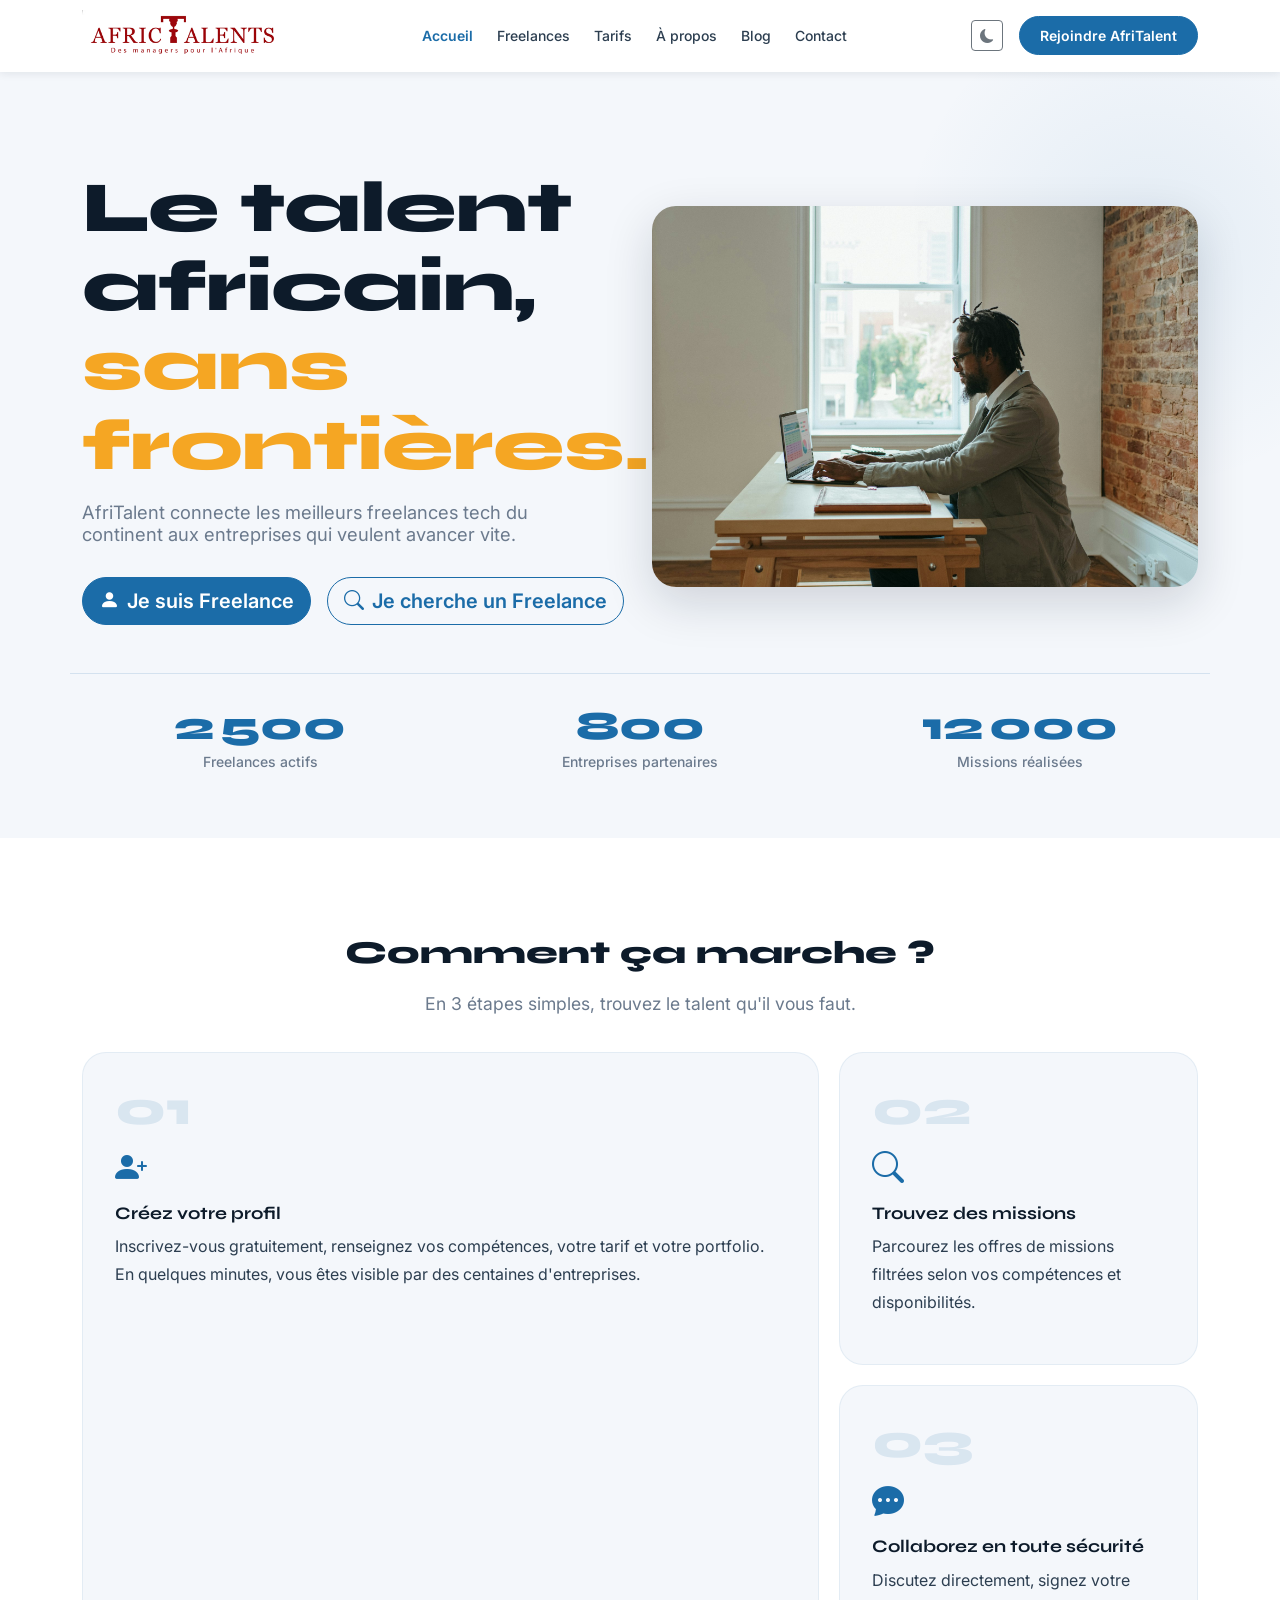
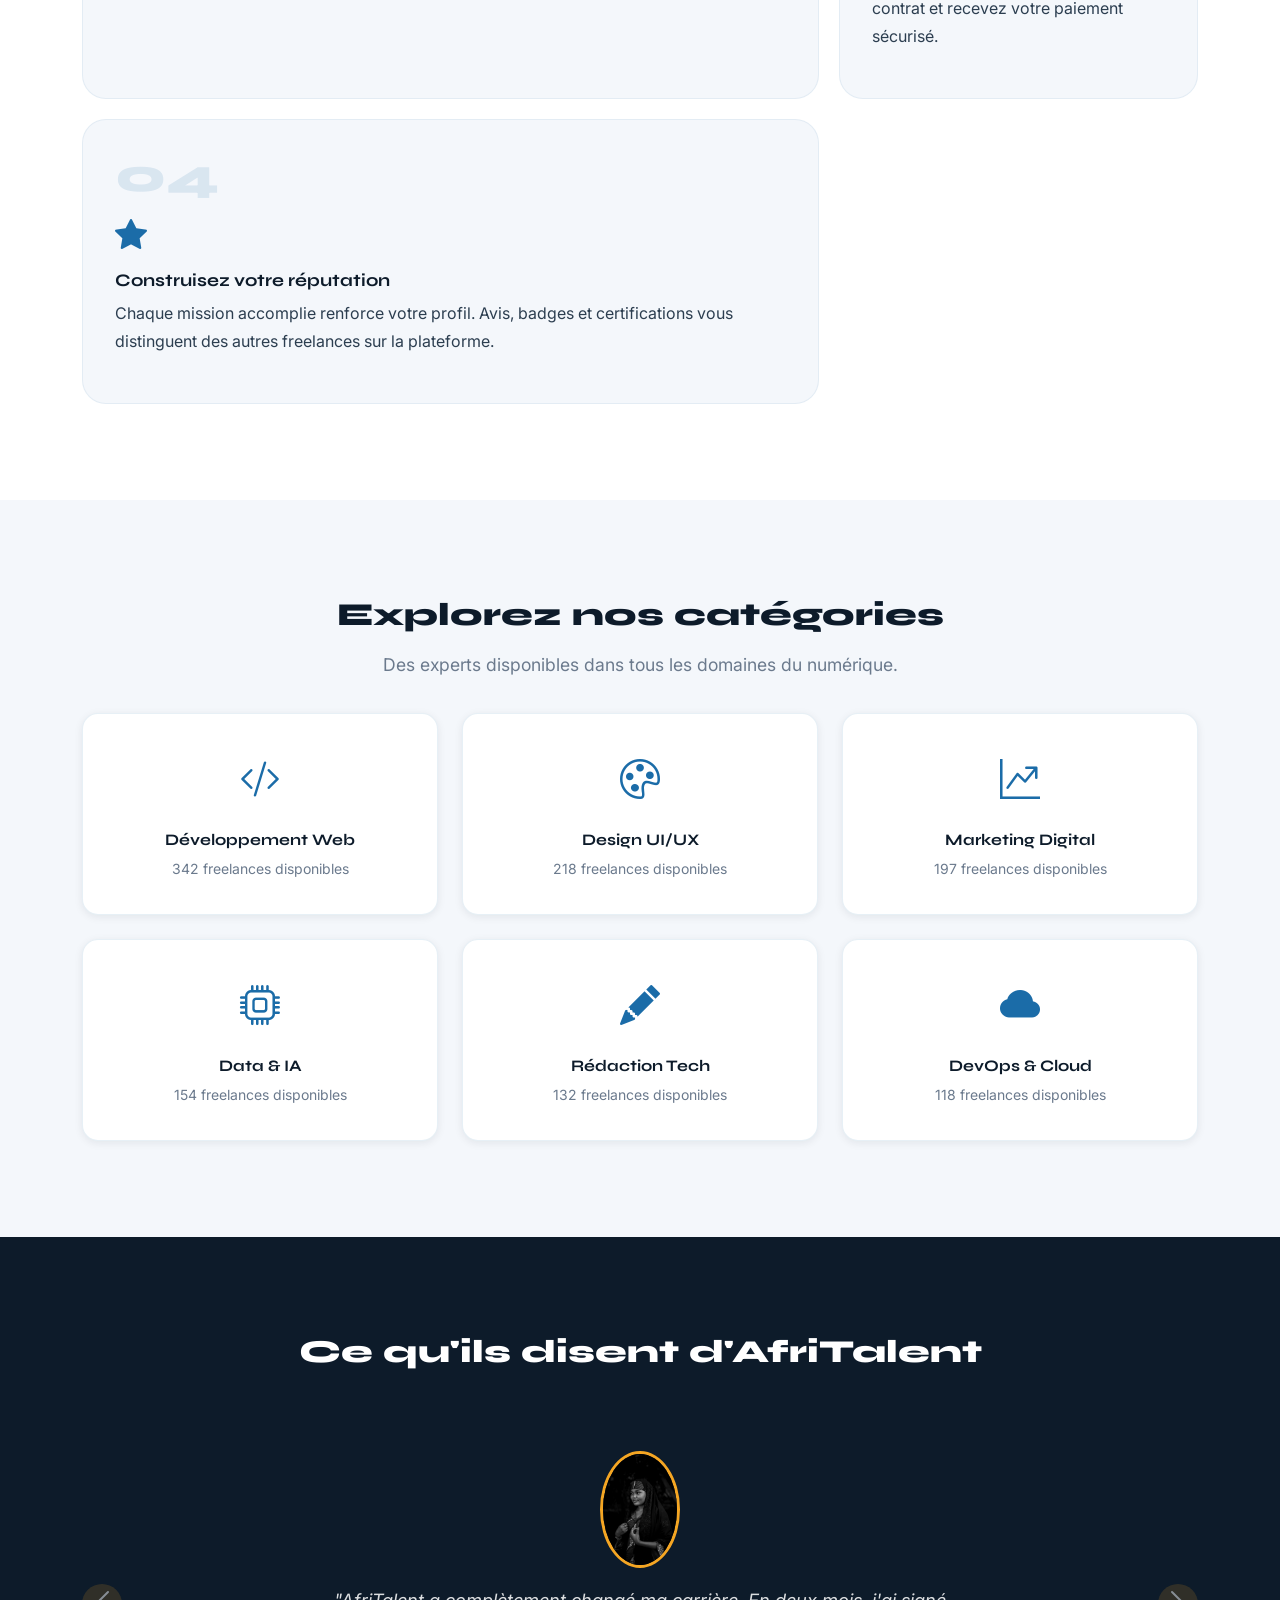
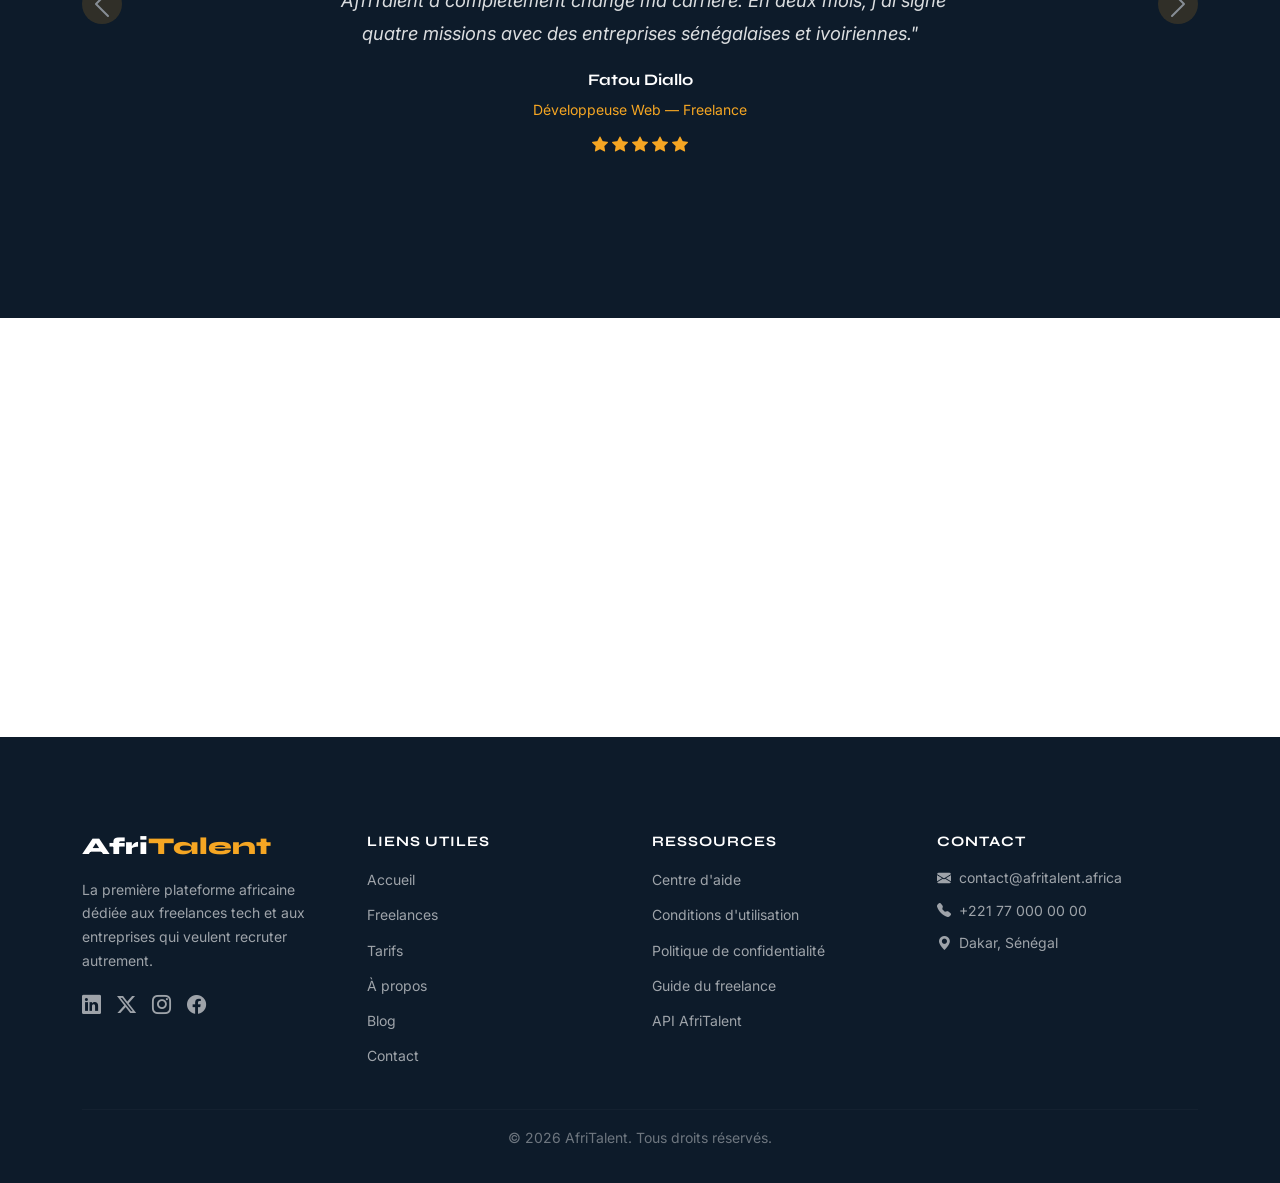
<file: index.html>
<!DOCTYPE html>
<html lang="fr">

<head>
    <meta charset="UTF-8">
    <meta name="viewport" content="width=device-width, initial-scale=1.0">
    <link href="https://cdn.jsdelivr.net/npm/bootstrap@5.3.0/dist/css/bootstrap.min.css" rel="stylesheet">
    <link rel="stylesheet" href="https://cdn.jsdelivr.net/npm/bootstrap-icons@1.11.3/font/bootstrap-icons.css" />
    <link rel="stylesheet" href="css/style.css">
    <title>Afritalent - Accueil</title>
</head>

<body>
    <!-- ===================== HEADER / NAVBAR ===================== -->
    <header>
        <nav class="navbar navbar-expand-lg fixed-top" id="mainNavbar" aria-label="Navigation principale">
            <div class="container">

                <!-- Logo -->
                <a class="navbar-brand" href="index.html" aria-label="AfriTalent - Accueil">
                    <img src="image/logo.png" alt="Logo" height="10" width="200">
                </a>

                <!-- Bouton hamburger mobile -->
                <button class="navbar-toggler" type="button" data-bs-toggle="collapse" data-bs-target="#navMenu"
                    aria-controls="navMenu" aria-expanded="false" aria-label="Ouvrir le menu">
                    <span class="navbar-toggler-icon"></span>
                </button>

                <!-- Liens de navigation -->
                <div class="collapse navbar-collapse" id="navMenu">
                    <ul class="navbar-nav mx-auto mb-2 mb-lg-0">
                        <li class="nav-item">
                            <a class="nav-link active" aria-current="page" href="index.html">Accueil</a>
                        </li>
                        <li class="nav-item">
                            <a class="nav-link" href="freelances.html">Freelances</a>
                        </li>
                        <li class="nav-item">
                            <a class="nav-link" href="tarifs.html">Tarifs</a>
                        </li>
                        <li class="nav-item">
                            <a class="nav-link" href="about.html">À propos</a>
                        </li>
                        <li class="nav-item">
                            <a class="nav-link" href="blog.html">Blog</a>
                        </li>
                        <li class="nav-item">
                            <a class="nav-link" href="contact.html">Contact</a>
                        </li>
                    </ul>

                    <!-- Boutons droite -->
                    <div class="d-flex align-items-center gap-3">
                        <!-- Toggle Dark Mode -->
                        <button id="darkModeToggle" class="btn btn-outline-secondary btn-sm"
                            aria-label="Activer le mode sombre">
                            <i class="bi bi-moon-fill" aria-hidden="true"></i>
                        </button>
                        <!-- CTA principal -->

                        <a href="freelances.html" class="btn btn-primary btn-cta">Rejoindre AfriTalent</a>
                    </div>
                </div>

            </div>
        </nav>
    </header>

    <!-- ===================== CONTENU PRINCIPAL ===================== -->
    <main>

        <!-- ===== SECTION HERO ===== -->
        <section class="section-hero" aria-labelledby="heroTitle">
            <div class="container">
                <div class="row align-items-center">

                    <!-- Texte hero -->
                    <div class="col-lg-6">
                        <h1 id="heroTitle" class="hero-title">
                            Le talent africain,<br />
                            <span class="hero-accent">sans frontières.</span>
                        </h1>
                        <h2 class="hero-subtitle">
                            AfriTalent connecte les meilleurs freelances tech du continent aux entreprises qui veulent
                            avancer vite.
                        </h2>
                        <div class="hero-cta d-flex flex-wrap gap-3">
                            <a href="freelances.html" class="btn btn-primary btn-lg">
                                <i class="bi bi-person-fill me-2"></i>Je suis Freelance
                            </a>
                            <a href="contact.html" class="btn btn-outline-primary btn-lg">
                                <i class="bi bi-search me-2"></i>Je cherche un Freelance
                            </a>
                        </div>
                    </div>

                    <!-- Illustration hero -->
                    <div class="col-lg-6 text-center mt-5 mt-lg-0">
                        <img src="image/trvlfreel.jfif"
                            alt="Illustration représentant des freelances africains connectés en réseau"
                            class="hero-image img-fluid" width="560" height="420" />
                    </div>

                </div>

                <!-- Statistiques animées -->
                <div class="row hero-stats mt-5">
                    <div class="col-4 text-center">
                        <p class="stat-chiffre" data-target="2500">0</p>
                        <p class="stat-label">Freelances actifs</p>
                    </div>
                    <div class="col-4 text-center">
                        <p class="stat-chiffre" data-target="800">0</p>
                        <p class="stat-label">Entreprises partenaires</p>
                    </div>
                    <div class="col-4 text-center">
                        <p class="stat-chiffre" data-target="12000">0</p>
                        <p class="stat-label">Missions réalisées</p>
                    </div>
                </div>

            </div>
        </section>

        <!-- ===== SECTION COMMENT ÇA MARCHE ===== -->
        <section class="section-how" aria-labelledby="howTitle">
            <div class="container">
                <h2 id="howTitle" class="section-title text-center">Comment ça marche ?</h2>
                <p class="section-subtitle text-center">En 3 étapes simples, trouvez le talent qu'il vous faut.</p>

                <!-- Bento Grid — disposition asymétrique avec CSS Grid -->
                <div class="bento-grid-how">

                    <article class="bento-card bento-card--large" aria-label="Étape 1">
                        <span class="step-number">01</span>
                        <i class="bi bi-person-plus-fill step-icon" aria-hidden="true"></i>
                        <h3 class="step-title">Créez votre profil</h3>
                        <p>Inscrivez-vous gratuitement, renseignez vos compétences, votre tarif et votre portfolio. En
                            quelques minutes, vous êtes visible par des centaines d'entreprises.</p>
                    </article>

                    <article class="bento-card" aria-label="Étape 2">
                        <span class="step-number">02</span>
                        <i class="bi bi-search step-icon" aria-hidden="true"></i>
                        <h3 class="step-title">Trouvez des missions</h3>
                        <p>Parcourez les offres de missions filtrées selon vos compétences et disponibilités.</p>
                    </article>

                    <article class="bento-card" aria-label="Étape 3">
                        <span class="step-number">03</span>
                        <i class="bi bi-chat-dots-fill step-icon" aria-hidden="true"></i>
                        <h3 class="step-title">Collaborez en toute sécurité</h3>
                        <p>Discutez directement, signez votre contrat et recevez votre paiement sécurisé.</p>
                    </article>

                    <article class="bento-card bento-card--wide" aria-label="Étape 4">
                        <span class="step-number">04</span>
                        <i class="bi bi-star-fill step-icon" aria-hidden="true"></i>
                        <h3 class="step-title">Construisez votre réputation</h3>
                        <p>Chaque mission accomplie renforce votre profil. Avis, badges et certifications vous
                            distinguent des autres freelances sur la plateforme.</p>
                    </article>

                </div>
            </div>
        </section>

        <!-- ===== SECTION CATÉGORIES DE SERVICES ===== -->
        <section class="section-categories" aria-labelledby="catTitle">
            <div class="container">
                <h2 id="catTitle" class="section-title text-center">Explorez nos catégories</h2>
                <p class="section-subtitle text-center">Des experts disponibles dans tous les domaines du numérique.</p>

                <div class="row g-4">

                    <div class="col-12 col-md-6 col-lg-4">
                        <article class="category-card">
                            <i class="bi bi-code-slash cat-icon" aria-hidden="true"></i>
                            <h3 class="cat-title">Développement Web</h3>
                            <p class="cat-count">342 freelances disponibles</p>
                        </article>
                    </div>

                    <div class="col-12 col-md-6 col-lg-4">
                        <article class="category-card">
                            <i class="bi bi-palette cat-icon" aria-hidden="true"></i>
                            <h3 class="cat-title">Design UI/UX</h3>
                            <p class="cat-count">218 freelances disponibles</p>
                        </article>
                    </div>

                    <div class="col-12 col-md-6 col-lg-4">
                        <article class="category-card">
                            <i class="bi bi-graph-up-arrow cat-icon" aria-hidden="true"></i>
                            <h3 class="cat-title">Marketing Digital</h3>
                            <p class="cat-count">197 freelances disponibles</p>
                        </article>
                    </div>

                    <div class="col-12 col-md-6 col-lg-4">
                        <article class="category-card">
                            <i class="bi bi-cpu cat-icon" aria-hidden="true"></i>
                            <h3 class="cat-title">Data & IA</h3>
                            <p class="cat-count">154 freelances disponibles</p>
                        </article>
                    </div>

                    <div class="col-12 col-md-6 col-lg-4">
                        <article class="category-card">
                            <i class="bi bi-pencil-fill cat-icon" aria-hidden="true"></i>
                            <h3 class="cat-title">Rédaction Tech</h3>
                            <p class="cat-count">132 freelances disponibles</p>
                        </article>
                    </div>

                    <div class="col-12 col-md-6 col-lg-4">
                        <article class="category-card">
                            <i class="bi bi-cloud-fill cat-icon" aria-hidden="true"></i>
                            <h3 class="cat-title">DevOps & Cloud</h3>
                            <p class="cat-count">118 freelances disponibles</p>
                        </article>
                    </div>

                </div>
            </div>
        </section>

        <!-- ===== SECTION TÉMOIGNAGES (CAROUSEL BOOTSTRAP) ===== -->
        <section class="section-testimonials" aria-labelledby="testTitle">
            <div class="container">
                <h2 id="testTitle" class="section-title text-center">Ce qu'ils disent d'AfriTalent</h2>

                <div id="testimonialCarousel" class="carousel slide" data-bs-ride="carousel"
                    aria-label="Carousel de témoignages">
                    <div class="carousel-inner">

                        <!-- Témoignage 1 -->
                        <div class="carousel-item active">
                            <div class="testimonial-card text-center">
                                <img src="image/fmcmt1.jpg" alt="Photo de Fatou Diallo, développeuse web freelance"
                                    class="testimonial-avatar" width="80" height="80" />
                                <blockquote class="testimonial-quote">
                                    "AfriTalent a complètement changé ma carrière. En deux mois, j'ai signé quatre
                                    missions avec des entreprises sénégalaises et ivoiriennes."
                                </blockquote>
                                <p class="testimonial-name">Fatou Diallo</p>
                                <p class="testimonial-role">Développeuse Web — Freelance</p>
                                <div class="testimonial-stars" aria-label="Note : 5 étoiles sur 5">
                                    <i class="bi bi-star-fill" aria-hidden="true"></i>
                                    <i class="bi bi-star-fill" aria-hidden="true"></i>
                                    <i class="bi bi-star-fill" aria-hidden="true"></i>
                                    <i class="bi bi-star-fill" aria-hidden="true"></i>
                                    <i class="bi bi-star-fill" aria-hidden="true"></i>
                                </div>
                            </div>
                        </div>

                        <!-- Témoignage 2 -->
                        <div class="carousel-item">
                            <div class="testimonial-card text-center">
                                <img src="image/hmcmt1.jpg" alt="Photo de Kwame Asante, directeur technique"
                                    class="testimonial-avatar" width="80" height="80" />
                                <blockquote class="testimonial-quote">
                                    "Nous avons trouvé un développeur React senior en moins de 48 heures. La qualité des
                                    profils disponibles sur AfriTalent est impressionnante."
                                </blockquote>
                                <p class="testimonial-name">Kwame Asante</p>
                                <p class="testimonial-role">Directeur Technique — TechCorp Accra</p>
                                <div class="testimonial-stars" aria-label="Note : 5 étoiles sur 5">
                                    <i class="bi bi-star-fill" aria-hidden="true"></i>
                                    <i class="bi bi-star-fill" aria-hidden="true"></i>
                                    <i class="bi bi-star-fill" aria-hidden="true"></i>
                                    <i class="bi bi-star-fill" aria-hidden="true"></i>
                                    <i class="bi bi-star-fill" aria-hidden="true"></i>
                                </div>
                            </div>
                        </div>

                        <!-- Témoignage 3 -->
                        <div class="carousel-item">
                            <div class="testimonial-card text-center">
                                <img src="image/fmcmt2.jpg" alt="Photo de Amina Bah, designer UI/UX freelance"
                                    class="testimonial-avatar" width="80" height="80" />
                                <blockquote class="testimonial-quote">
                                    "La plateforme est intuitive, les paiements sont sécurisés et le support client
                                    répond toujours en moins d'une heure. Je recommande à 100 %."
                                </blockquote>
                                <p class="testimonial-name">Amina Bah</p>
                                <p class="testimonial-role">Designer UI/UX — Freelance</p>
                                <div class="testimonial-stars" aria-label="Note : 4 étoiles sur 5">
                                    <i class="bi bi-star-fill" aria-hidden="true"></i>
                                    <i class="bi bi-star-fill" aria-hidden="true"></i>
                                    <i class="bi bi-star-fill" aria-hidden="true"></i>
                                    <i class="bi bi-star-fill" aria-hidden="true"></i>
                                    <i class="bi bi-star-half" aria-hidden="true"></i>
                                </div>
                            </div>
                        </div>

                    </div>

                    <!-- Contrôles du carousel -->
                    <button class="carousel-control-prev" type="button" data-bs-target="#testimonialCarousel"
                        data-bs-slide="prev" aria-label="Témoignage précédent">
                        <span class="carousel-control-prev-icon" aria-hidden="true"></span>
                    </button>
                    <button class="carousel-control-next" type="button" data-bs-target="#testimonialCarousel"
                        data-bs-slide="next" aria-label="Témoignage suivant">
                        <span class="carousel-control-next-icon" aria-hidden="true"></span>
                    </button>
                </div>

            </div>
        </section>

        <!-- ===== SECTION CTA ===== -->
        <section class="section-cta" aria-labelledby="ctaTitle">
            <div class="container text-center">
                <h2 id="ctaTitle" class="cta-title">Prêt à rejoindre la communauté AfriTalent ?</h2>
                <p class="cta-subtitle">Des milliers de freelances et d'entreprises vous attendent déjà.</p>
                <a href="contact.html" class="btn btn-light btn-lg">
                    <i class="bi bi-rocket-fill me-2"></i>Commencer gratuitement
                </a>
            </div>
        </section>

    </main>

    <!-- ===================== FOOTER ===================== -->
    <footer class="site-footer" aria-label="Pied de page">
        <div class="container">
            <div class="row g-4">

                <!-- Colonne 1 : À propos -->
                <div class="col-12 col-md-6 col-lg-3">
                    <h3 class="footer-brand">Afri<span class="logo-accent">Talent</span></h3>
                    <p class="footer-desc">La première plateforme africaine dédiée aux freelances tech et aux
                        entreprises qui veulent recruter autrement.</p>
                    <div class="footer-social d-flex gap-3 mt-3">
                        <a href="#" aria-label="AfriTalent sur LinkedIn"><i class="bi bi-linkedin"
                                aria-hidden="true"></i></a>
                        <a href="#" aria-label="AfriTalent sur Twitter"><i class="bi bi-twitter-x"
                                aria-hidden="true"></i></a>
                        <a href="#" aria-label="AfriTalent sur Instagram"><i class="bi bi-instagram"
                                aria-hidden="true"></i></a>
                        <a href="#" aria-label="AfriTalent sur Facebook"><i class="bi bi-facebook"
                                aria-hidden="true"></i></a>
                    </div>
                </div>

                <!-- Colonne 2 : Liens utiles -->
                <div class="col-12 col-md-6 col-lg-3">
                    <h4 class="footer-heading">Liens utiles</h4>
                    <ul class="footer-links list-unstyled">
                        <li><a href="index.html">Accueil</a></li>
                        <li><a href="freelances.html">Freelances</a></li>
                        <li><a href="tarifs.html">Tarifs</a></li>
                        <li><a href="about.html">À propos</a></li>
                        <li><a href="blog.html">Blog</a></li>
                        <li><a href="contact.html">Contact</a></li>
                    </ul>
                </div>

                <!-- Colonne 3 : Ressources -->
                <div class="col-12 col-md-6 col-lg-3">
                    <h4 class="footer-heading">Ressources</h4>
                    <ul class="footer-links list-unstyled">
                        <li><a href="#">Centre d'aide</a></li>
                        <li><a href="#">Conditions d'utilisation</a></li>
                        <li><a href="#">Politique de confidentialité</a></li>
                        <li><a href="#">Guide du freelance</a></li>
                        <li><a href="#">API AfriTalent</a></li>
                    </ul>
                </div>

                <!-- Colonne 4 : Contact -->
                <div class="col-12 col-md-6 col-lg-3">
                    <h4 class="footer-heading">Contact</h4>
                    <address class="footer-contact">
                        <p><i class="bi bi-envelope-fill me-2" aria-hidden="true"></i>contact@afritalent.africa</p>
                        <p><i class="bi bi-telephone-fill me-2" aria-hidden="true"></i>+221 77 000 00 00</p>
                        <p><i class="bi bi-geo-alt-fill me-2" aria-hidden="true"></i>Dakar, Sénégal</p>
                    </address>
                </div>

            </div>

            <!-- Ligne de copyright -->
            <hr class="footer-divider" />
            <p class="footer-copy text-center">
                &copy; 2026 AfriTalent. Tous droits réservés.
            </p>

        </div>
    </footer>
    <!-- Bouton retour en haut -->
    <button id="backToTop" class="btn btn-primary" aria-label="Retour en haut de la page">
        <i class="bi bi-arrow-up" aria-hidden="true"></i>
    </button>






    <script src="https://cdn.jsdelivr.net/npm/bootstrap@5.3.0/dist/js/bootstrap.bundle.min.js"></script>
    <script src="js/main.js"></script>
</body>

</html>
</file>
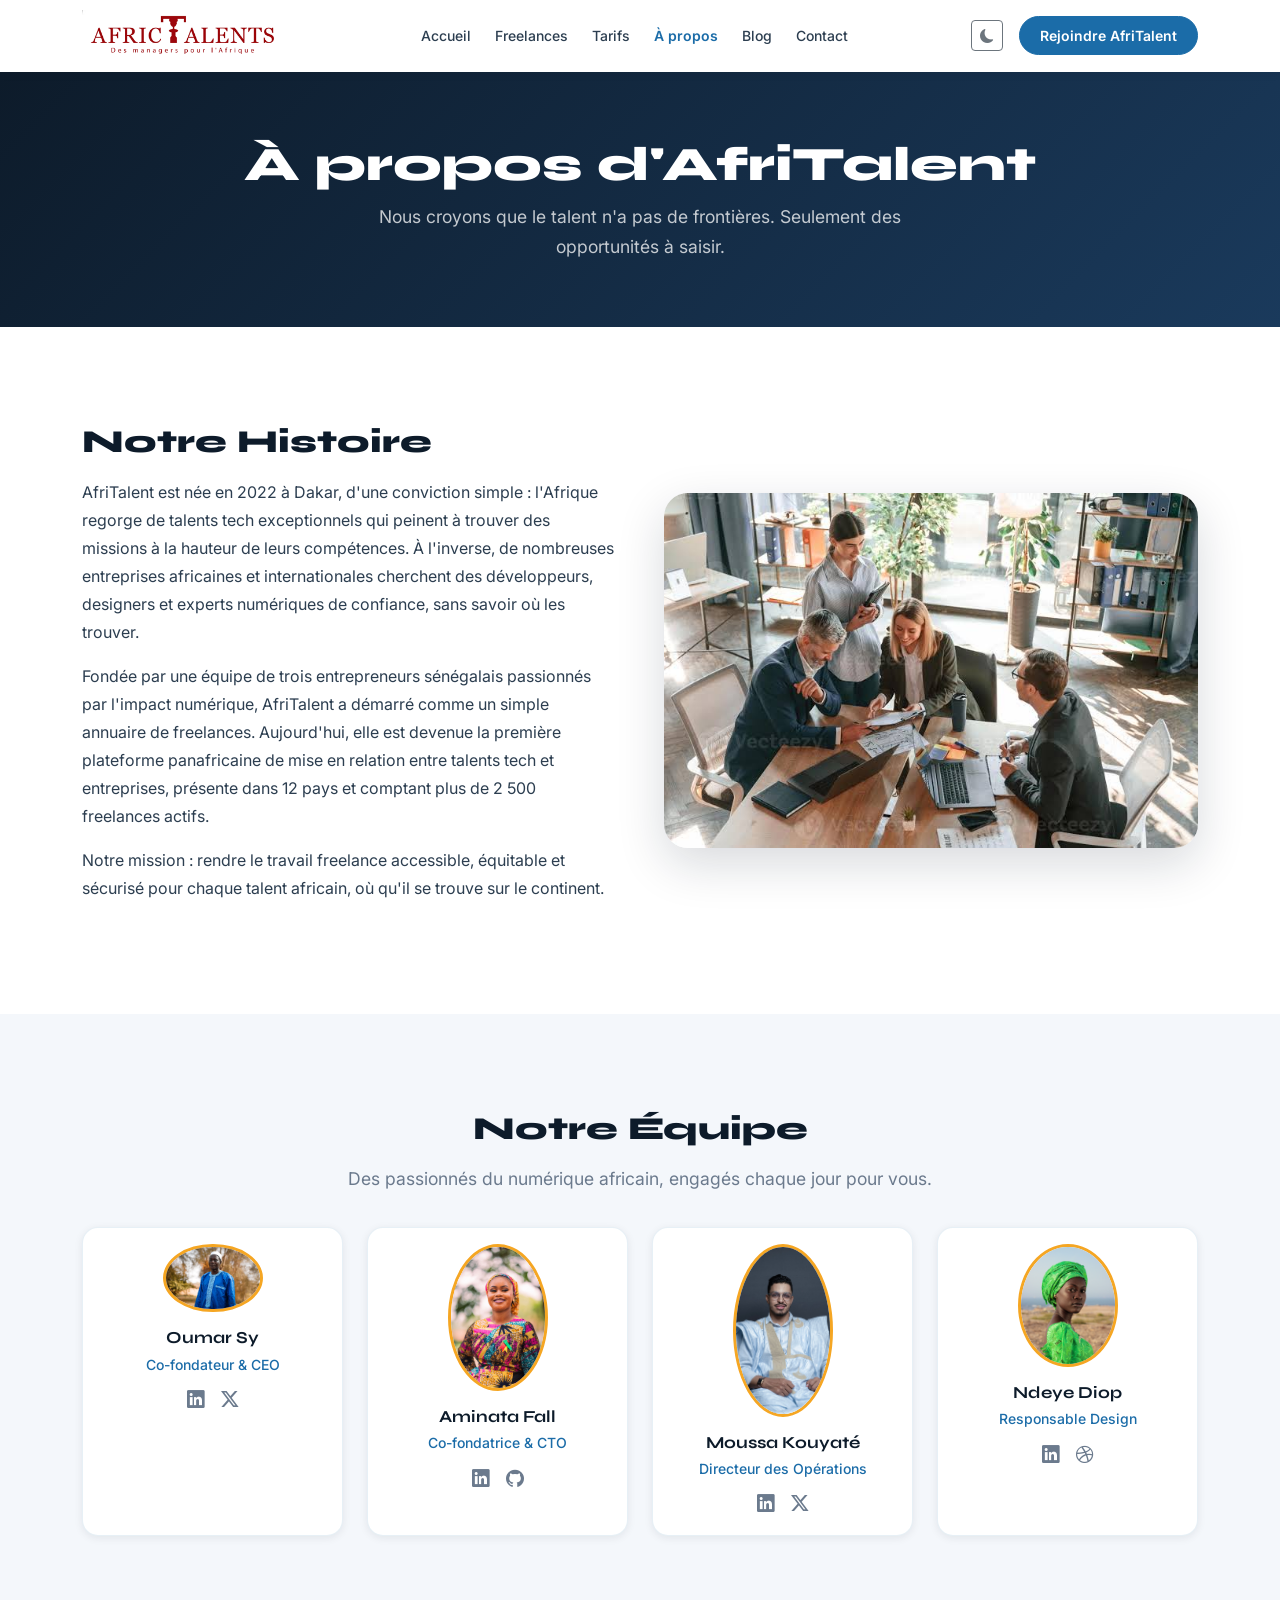
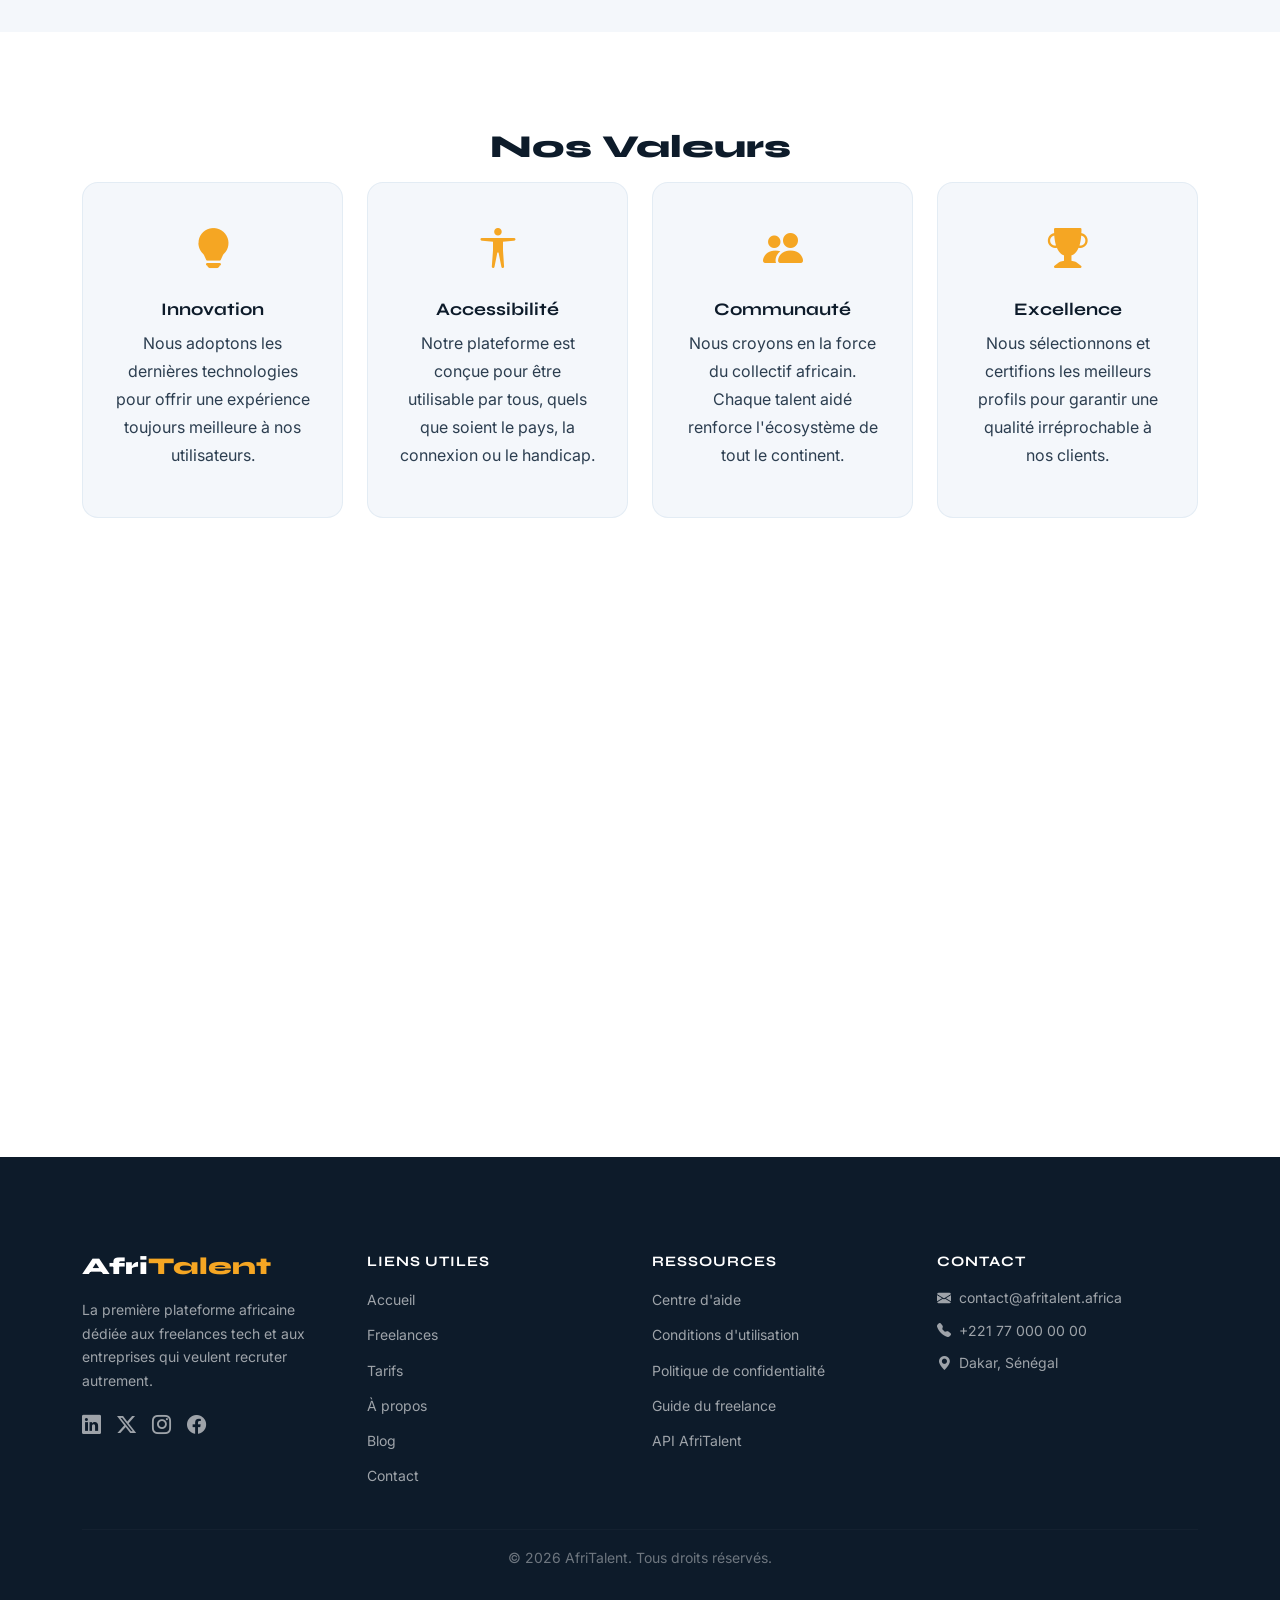
<file: about.html>
<!DOCTYPE html>
<html lang="fr">

<head>
    <meta charset="UTF-8">
    <meta name="viewport" content="width=device-width, initial-scale=1.0">
    <link href="https://cdn.jsdelivr.net/npm/bootstrap@5.3.0/dist/css/bootstrap.min.css" rel="stylesheet">
    <link rel="stylesheet" href="https://cdn.jsdelivr.net/npm/bootstrap-icons@1.11.3/font/bootstrap-icons.css" />
    <link rel="stylesheet" href="css/style.css">
    <title>Afritalent - A Propos</title>
</head>

<body>
    <!-- ===================== HEADER / NAVBAR ===================== -->
    <header>
        <nav class="navbar navbar-expand-lg fixed-top" id="mainNavbar" aria-label="Navigation principale">
            <div class="container">

                <a class="navbar-brand" href="index.html" aria-label="AfriTalent - Accueil">
                    <img src="image/logo.png" alt="Logo" height="10" width="200">
                </a>

                <button class="navbar-toggler" type="button" data-bs-toggle="collapse" data-bs-target="#navMenu"
                    aria-controls="navMenu" aria-expanded="false" aria-label="Ouvrir le menu">
                    <span class="navbar-toggler-icon"></span>
                </button>

                <div class="collapse navbar-collapse" id="navMenu">
                    <ul class="navbar-nav mx-auto mb-2 mb-lg-0">
                        <li class="nav-item"><a class="nav-link" href="index.html">Accueil</a></li>
                        <li class="nav-item"><a class="nav-link" href="freelances.html">Freelances</a></li>
                        <li class="nav-item"><a class="nav-link" href="tarifs.html">Tarifs</a></li>
                        <li class="nav-item"><a class="nav-link active" aria-current="page" href="about.html">À
                                propos</a></li>
                        <li class="nav-item"><a class="nav-link" href="blog.html">Blog</a></li>
                        <li class="nav-item"><a class="nav-link" href="contact.html">Contact</a></li>
                    </ul>
                    <div class="d-flex align-items-center gap-3">
                        <!-- Toggle Dark Mode -->
                        <button id="darkModeToggle" class="btn btn-outline-secondary btn-sm"
                            aria-label="Activer le mode sombre">
                            <i class="bi bi-moon-fill" aria-hidden="true"></i>
                        </button>
                        <a href="freelances.html" class="btn btn-primary btn-cta">Rejoindre AfriTalent</a>
                    </div>
                </div>

            </div>
        </nav>
    </header>

    <!-- ===================== CONTENU PRINCIPAL ===================== -->
    <main class="page-about">

        <!-- ===== EN-TÊTE DE PAGE ===== -->
        <section class="page-hero" aria-labelledby="pageTitle">
            <div class="container text-center">
                <h1 id="pageTitle">À propos d'AfriTalent</h1>
                <p class="page-hero-sub">Nous croyons que le talent n'a pas de frontières. Seulement des opportunités à
                    saisir.</p>
            </div>
        </section>

        <!-- ===== NOTRE HISTOIRE ===== -->
        <section class="section-story" aria-labelledby="storyTitle">
            <div class="container">
                <div class="row align-items-center g-5">

                    <div class="col-12 col-lg-6">
                        <h2 id="storyTitle" class="section-title">Notre Histoire</h2>
                        <p>AfriTalent est née en 2022 à Dakar, d'une conviction simple : l'Afrique regorge de talents
                            tech exceptionnels qui peinent à trouver des missions à la hauteur de leurs compétences. À
                            l'inverse, de nombreuses entreprises africaines et internationales cherchent des
                            développeurs, designers et experts numériques de confiance, sans savoir où les trouver.</p>
                        <p>Fondée par une équipe de trois entrepreneurs sénégalais passionnés par l'impact numérique,
                            AfriTalent a démarré comme un simple annuaire de freelances. Aujourd'hui, elle est devenue
                            la première plateforme panafricaine de mise en relation entre talents tech et entreprises,
                            présente dans 12 pays et comptant plus de 2 500 freelances actifs.</p>
                        <p>Notre mission : rendre le travail freelance accessible, équitable et sécurisé pour chaque
                            talent africain, où qu'il se trouve sur le continent.</p>
                    </div>

                    <div class="col-12 col-lg-6 text-center">
                        <img src="image/groupedepersonne.jfif"
                            alt="L'équipe d'AfriTalent lors d'une session de travail à Dakar en 2022"
                            class="img-fluid about-image" width="540" height="380" />
                    </div>

                </div>
            </div>
        </section>

        <!-- ===== L'ÉQUIPE ===== -->
        <section class="section-team" aria-labelledby="teamTitle">
            <div class="container">
                <h2 id="teamTitle" class="section-title text-center">Notre Équipe</h2>
                <p class="section-subtitle text-center">Des passionnés du numérique africain, engagés chaque jour pour
                    vous.</p>

                <div class="row g-4">

                    <!-- Membre 1 -->
                    <div class="col-12 col-md-6 col-lg-3">
                        <article class="team-card card text-center h-100">
                            <div class="card-body">
                                <img src="image/hmm1.jpg" alt="Photo de Oumar Sy, Co-fondateur et CEO"
                                    class="team-avatar" width="100" height="100" />
                                <h3 class="team-name mt-3">Oumar Sy</h3>
                                <p class="team-role">Co-fondateur & CEO</p>
                                <div class="team-social d-flex justify-content-center gap-3 mt-2">
                                    <a href="#" aria-label="LinkedIn de Oumar Sy"><i class="bi bi-linkedin"
                                            aria-hidden="true"></i></a>
                                    <a href="#" aria-label="Twitter de Oumar Sy"><i class="bi bi-twitter-x"
                                            aria-hidden="true"></i></a>
                                </div>
                            </div>
                        </article>
                    </div>

                    <!-- Membre 2 -->
                    <div class="col-12 col-md-6 col-lg-3">
                        <article class="team-card card text-center h-100">
                            <div class="card-body">
                                <img src="image/fmm1.jpg" alt="Photo de Aminata Fall, Co-fondatrice et CTO"
                                    class="team-avatar" width="100" height="100" />
                                <h3 class="team-name mt-3">Aminata Fall</h3>
                                <p class="team-role">Co-fondatrice & CTO</p>
                                <div class="team-social d-flex justify-content-center gap-3 mt-2">
                                    <a href="#" aria-label="LinkedIn de Aminata Fall"><i class="bi bi-linkedin"
                                            aria-hidden="true"></i></a>
                                    <a href="#" aria-label="GitHub de Aminata Fall"><i class="bi bi-github"
                                            aria-hidden="true"></i></a>
                                </div>
                            </div>
                        </article>
                    </div>

                    <!-- Membre 3 -->
                    <div class="col-12 col-md-6 col-lg-3">
                        <article class="team-card card text-center h-100">
                            <div class="card-body">
                                <img src="image/hmm2.jpg" alt="Photo de Moussa Kouyaté, Directeur des Opérations"
                                    class="team-avatar" width="100" height="100" />
                                <h3 class="team-name mt-3">Moussa Kouyaté</h3>
                                <p class="team-role">Directeur des Opérations</p>
                                <div class="team-social d-flex justify-content-center gap-3 mt-2">
                                    <a href="#" aria-label="LinkedIn de Moussa Kouyaté"><i class="bi bi-linkedin"
                                            aria-hidden="true"></i></a>
                                    <a href="#" aria-label="Twitter de Moussa Kouyaté"><i class="bi bi-twitter-x"
                                            aria-hidden="true"></i></a>
                                </div>
                            </div>
                        </article>
                    </div>

                    <!-- Membre 4 -->
                    <div class="col-12 col-md-6 col-lg-3">
                        <article class="team-card card text-center h-100">
                            <div class="card-body">
                                <img src="image/fmm2.jpg" alt="Photo de Ndeye Diop, Responsable Design"
                                    class="team-avatar" width="100" height="100" />
                                <h3 class="team-name mt-3">Ndeye Diop</h3>
                                <p class="team-role">Responsable Design</p>
                                <div class="team-social d-flex justify-content-center gap-3 mt-2">
                                    <a href="#" aria-label="LinkedIn de Ndeye Diop"><i class="bi bi-linkedin"
                                            aria-hidden="true"></i></a>
                                    <a href="#" aria-label="Dribbble de Ndeye Diop"><i class="bi bi-dribbble"
                                            aria-hidden="true"></i></a>
                                </div>
                            </div>
                        </article>
                    </div>

                </div>
            </div>
        </section>

        <!-- ===== NOS VALEURS ===== -->
        <section class="section-values" aria-labelledby="valuesTitle">
            <div class="container">
                <h2 id="valuesTitle" class="section-title text-center">Nos Valeurs</h2>

                <div class="row g-4">

                    <div class="col-12 col-md-6 col-lg-3">
                        <article class="value-card text-center">
                            <i class="bi bi-lightbulb-fill value-icon" aria-hidden="true"></i>
                            <h3 class="value-title">Innovation</h3>
                            <p>Nous adoptons les dernières technologies pour offrir une expérience toujours meilleure à
                                nos utilisateurs.</p>
                        </article>
                    </div>

                    <div class="col-12 col-md-6 col-lg-3">
                        <article class="value-card text-center">
                            <i class="bi bi-universal-access value-icon" aria-hidden="true"></i>
                            <h3 class="value-title">Accessibilité</h3>
                            <p>Notre plateforme est conçue pour être utilisable par tous, quels que soient le pays, la
                                connexion ou le handicap.</p>
                        </article>
                    </div>

                    <div class="col-12 col-md-6 col-lg-3">
                        <article class="value-card text-center">
                            <i class="bi bi-people-fill value-icon" aria-hidden="true"></i>
                            <h3 class="value-title">Communauté</h3>
                            <p>Nous croyons en la force du collectif africain. Chaque talent aidé renforce l'écosystème
                                de tout le continent.</p>
                        </article>
                    </div>

                    <div class="col-12 col-md-6 col-lg-3">
                        <article class="value-card text-center">
                            <i class="bi bi-trophy-fill value-icon" aria-hidden="true"></i>
                            <h3 class="value-title">Excellence</h3>
                            <p>Nous sélectionnons et certifions les meilleurs profils pour garantir une qualité
                                irréprochable à nos clients.</p>
                        </article>
                    </div>

                </div>
            </div>
        </section>

        <!-- ===== CHIFFRES CLÉS EN BENTO GRID ===== -->
        <section class="section-numbers" aria-labelledby="numbersTitle">
            <div class="container">
                <h2 id="numbersTitle" class="section-title text-center">AfriTalent en chiffres</h2>

                <!-- Bento Grid asymétrique -->
                <div class="bento-grid-numbers">

                    <article class="bento-card bento-card--accent text-center" aria-label="Nombre de freelances actifs">
                        <p class="stat-chiffre" data-target="2500">0</p>
                        <p class="bento-label">Freelances actifs</p>
                    </article>

                    <article class="bento-card text-center" aria-label="Nombre d'entreprises partenaires">
                        <p class="stat-chiffre" data-target="800">0</p>
                        <p class="bento-label">Entreprises partenaires</p>
                    </article>

                    <article class="bento-card text-center" aria-label="Nombre de missions réalisées">
                       <p class="stat-chiffre" data-target="12000">0</p>
                        <p class="bento-label">Missions réalisées</p>
                    </article>

                    <article class="bento-card bento-card--wide text-center" aria-label="Nombre de pays couverts">
                        <p class="stat-chiffre" data-target="12">0</p>
                        <p class="bento-label">Pays africains couverts</p>
                    </article>

                </div>
            </div>
        </section>

    </main>

    <!-- ===================== FOOTER ===================== -->
    <footer class="site-footer" aria-label="Pied de page">
        <div class="container">
            <div class="row g-4">
                <div class="col-12 col-md-6 col-lg-3">
                    <h3 class="footer-brand">Afri<span class="logo-accent">Talent</span></h3>
                    <p class="footer-desc">La première plateforme africaine dédiée aux freelances tech et aux
                        entreprises qui veulent recruter autrement.</p>
                    <div class="footer-social d-flex gap-3 mt-3">
                        <a href="#" aria-label="AfriTalent sur LinkedIn"><i class="bi bi-linkedin"
                                aria-hidden="true"></i></a>
                        <a href="#" aria-label="AfriTalent sur Twitter"><i class="bi bi-twitter-x"
                                aria-hidden="true"></i></a>
                        <a href="#" aria-label="AfriTalent sur Instagram"><i class="bi bi-instagram"
                                aria-hidden="true"></i></a>
                        <a href="#" aria-label="AfriTalent sur Facebook"><i class="bi bi-facebook"
                                aria-hidden="true"></i></a>
                    </div>
                </div>
                <div class="col-12 col-md-6 col-lg-3">
                    <h4 class="footer-heading">Liens utiles</h4>
                    <ul class="footer-links list-unstyled">
                        <li><a href="index.html">Accueil</a></li>
                        <li><a href="freelances.html">Freelances</a></li>
                        <li><a href="tarifs.html">Tarifs</a></li>
                        <li><a href="about.html">À propos</a></li>
                        <li><a href="blog.html">Blog</a></li>
                        <li><a href="contact.html">Contact</a></li>
                    </ul>
                </div>
                <div class="col-12 col-md-6 col-lg-3">
                    <h4 class="footer-heading">Ressources</h4>
                    <ul class="footer-links list-unstyled">
                        <li><a href="#">Centre d'aide</a></li>
                        <li><a href="#">Conditions d'utilisation</a></li>
                        <li><a href="#">Politique de confidentialité</a></li>
                        <li><a href="#">Guide du freelance</a></li>
                        <li><a href="#">API AfriTalent</a></li>
                    </ul>
                </div>
                <div class="col-12 col-md-6 col-lg-3">
                    <h4 class="footer-heading">Contact</h4>
                    <address class="footer-contact">
                        <p><i class="bi bi-envelope-fill me-2" aria-hidden="true"></i>contact@afritalent.africa</p>
                        <p><i class="bi bi-telephone-fill me-2" aria-hidden="true"></i>+221 77 000 00 00</p>
                        <p><i class="bi bi-geo-alt-fill me-2" aria-hidden="true"></i>Dakar, Sénégal</p>
                    </address>
                </div>
            </div>
            <hr class="footer-divider" />
            <p class="footer-copy text-center">
                &copy; 2026 AfriTalent. Tous droits réservés.
            </p>
        </div>
    </footer>
    <!-- Bouton retour en haut -->
    <button id="backToTop" class="btn btn-primary" aria-label="Retour en haut de la page">
        <i class="bi bi-arrow-up" aria-hidden="true"></i>
    </button>





    <script src="https://cdn.jsdelivr.net/npm/bootstrap@5.3.0/dist/js/bootstrap.bundle.min.js"></script>
    <script src="js/main.js"></script>
</body>

</html>
</file>
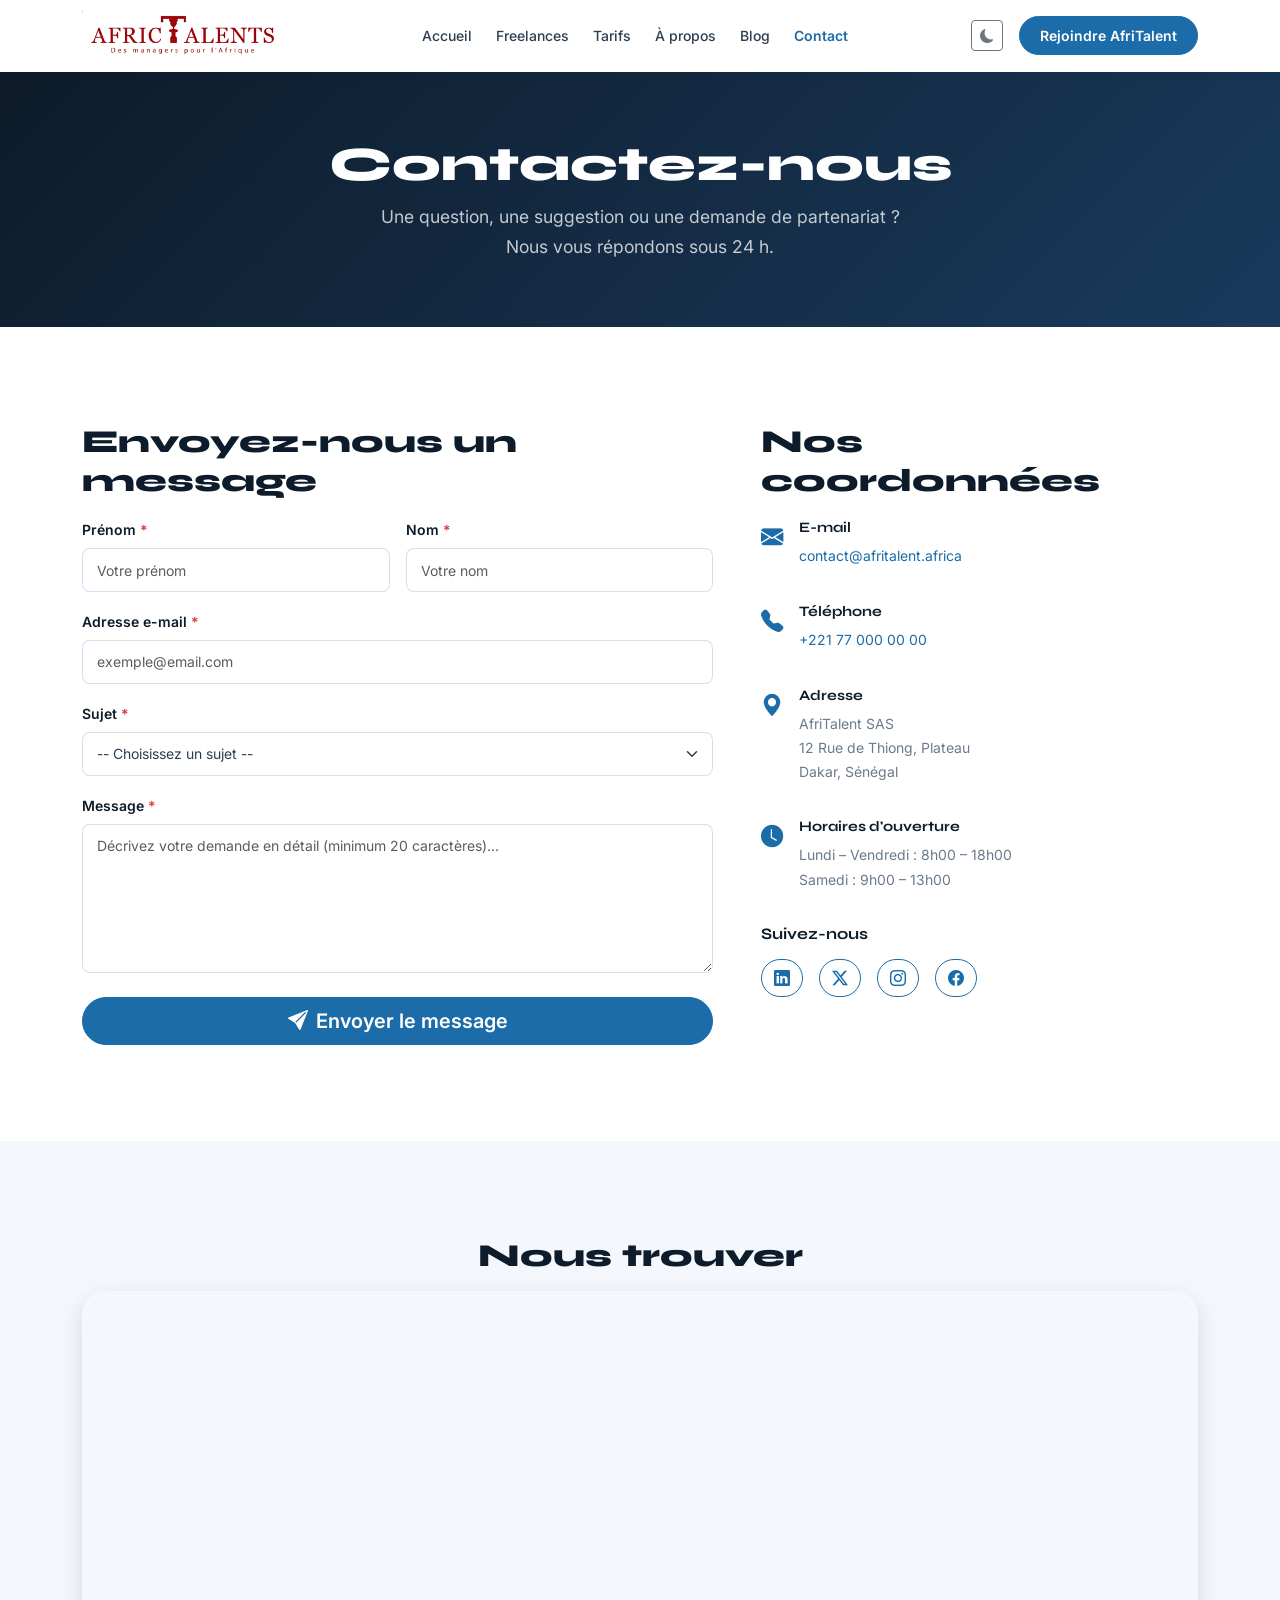
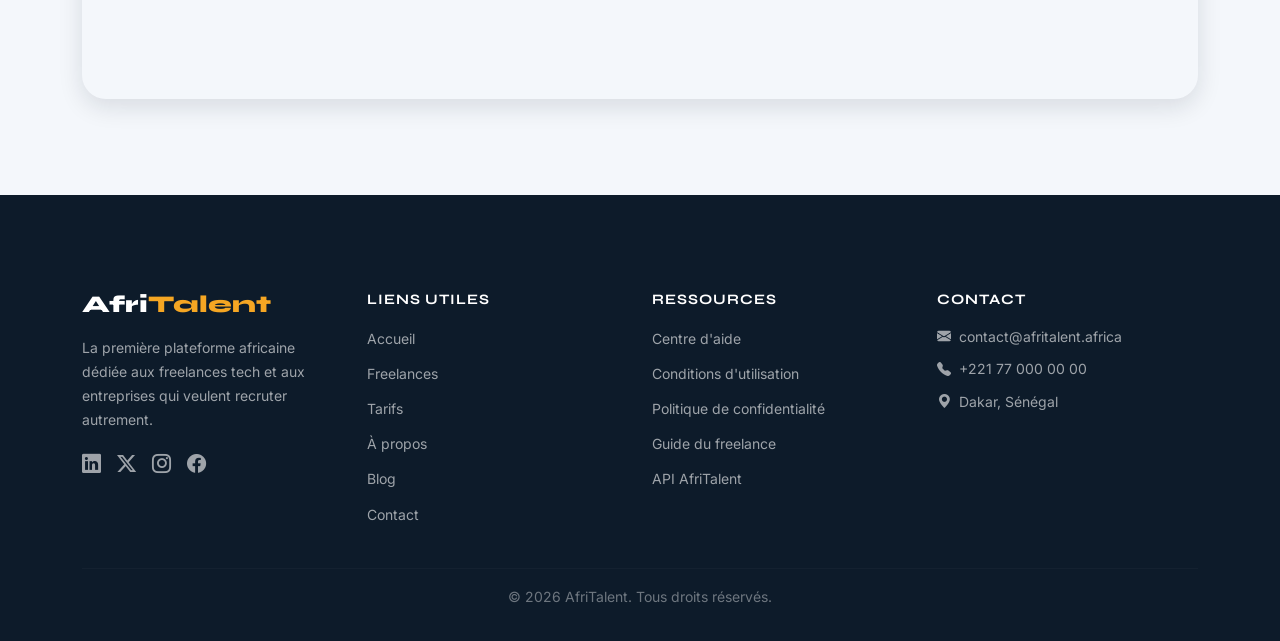
<file: contact.html>
<!DOCTYPE html>
<html lang="fr">

<head>
    <meta charset="UTF-8">
    <meta name="viewport" content="width=device-width, initial-scale=1.0">
    <link href="https://cdn.jsdelivr.net/npm/bootstrap@5.3.0/dist/css/bootstrap.min.css" rel="stylesheet">
    <link rel="stylesheet" href="https://cdn.jsdelivr.net/npm/bootstrap-icons@1.11.3/font/bootstrap-icons.css" />
    <link rel="stylesheet" href="css/style.css">
    <title>Afritalent - Contact</title>
</head>

<body>
    <!-- ===================== HEADER / NAVBAR ===================== -->
    <header>
        <nav class="navbar navbar-expand-lg fixed-top" id="mainNavbar" aria-label="Navigation principale">
            <div class="container">

                <a class="navbar-brand" href="index.html" aria-label="AfriTalent - Accueil">
                    <img src="image/logo.png" alt="Logo" height="10" width="200">
                </a>

                <button class="navbar-toggler" type="button" data-bs-toggle="collapse" data-bs-target="#navMenu"
                    aria-controls="navMenu" aria-expanded="false" aria-label="Ouvrir le menu">
                    <span class="navbar-toggler-icon"></span>
                </button>

                <div class="collapse navbar-collapse" id="navMenu">
                    <ul class="navbar-nav mx-auto mb-2 mb-lg-0">
                        <li class="nav-item"><a class="nav-link" href="index.html">Accueil</a></li>
                        <li class="nav-item"><a class="nav-link" href="freelances.html">Freelances</a></li>
                        <li class="nav-item"><a class="nav-link" href="tarifs.html">Tarifs</a></li>
                        <li class="nav-item"><a class="nav-link" href="about.html">À propos</a></li>
                        <li class="nav-item"><a class="nav-link" href="blog.html">Blog</a></li>
                        <li class="nav-item"><a class="nav-link active" aria-current="page"
                                href="contact.html">Contact</a></li>
                    </ul>
                    <div class="d-flex align-items-center gap-3">
                        <!-- Toggle Dark Mode -->
                        <button id="darkModeToggle" class="btn btn-outline-secondary btn-sm"
                            aria-label="Activer le mode sombre">
                            <i class="bi bi-moon-fill" aria-hidden="true"></i>
                        </button>
                        <a href="freelances.html" class="btn btn-primary btn-cta">Rejoindre AfriTalent</a>
                    </div>
                </div>

            </div>
        </nav>
    </header>

    <!-- ===================== CONTENU PRINCIPAL ===================== -->
    <main class="page-contact">

        <!-- ===== EN-TÊTE DE PAGE ===== -->
        <section class="page-hero" aria-labelledby="pageTitle">
            <div class="container text-center">
                <h1 id="pageTitle">Contactez-nous</h1>
                <p class="page-hero-sub">Une question, une suggestion ou une demande de partenariat ? Nous vous
                    répondons sous 24 h.</p>
            </div>
        </section>

        <!-- ===== FORMULAIRE + INFOS DE CONTACT ===== -->
        <section class="section-contact" aria-labelledby="contactFormTitle">
            <div class="container">
                <div class="row g-5">

                    <!-- Formulaire de contact -->
                    <div class="col-12 col-lg-7">
                        <h2 id="contactFormTitle" class="section-title">Envoyez-nous un message</h2>

                        <form id="contactForm" novalidate aria-label="Formulaire de contact">

                            <!-- Ligne Nom / Prénom -->
                            <div class="row g-3">

                                <div class="col-12 col-md-6">
                                    <label for="firstName" class="form-label">Prénom <span aria-hidden="true"
                                            class="text-danger">*</span></label>
                                    <input type="text" id="firstName" name="firstName" class="form-control"
                                        placeholder="Votre prénom" required aria-required="true"
                                        aria-describedby="firstNameError" />
                                </div>

                                <div class="col-12 col-md-6">
                                    <label for="lastName" class="form-label">Nom <span aria-hidden="true"
                                            class="text-danger">*</span></label>
                                    <input type="text" id="lastName" name="lastName" class="form-control"
                                        placeholder="Votre nom" required aria-required="true"
                                        aria-describedby="lastNameError" />
                                </div>

                            </div>

                            <!-- Email -->
                            <div class="mt-3">
                                <label for="email" class="form-label">Adresse e-mail <span aria-hidden="true"
                                        class="text-danger">*</span></label>
                                <input type="email" id="email" name="email" class="form-control"
                                    placeholder="exemple@email.com" required aria-required="true"
                                    aria-describedby="emailError" />
                            </div>

                            <!-- Sujet -->
                            <div class="mt-3">
                                <label for="subject" class="form-label">Sujet <span aria-hidden="true"
                                        class="text-danger">*</span></label>
                                <select id="subject" name="subject" class="form-select" required aria-required="true"
                                    aria-describedby="subjectError">
                                    <option value="">-- Choisissez un sujet --</option>
                                    <option value="inscription">Inscription / Compte</option>
                                    <option value="mission">Proposition de mission</option>
                                    <option value="paiement">Paiement / Facturation</option>
                                    <option value="partenariat">Partenariat</option>
                                    <option value="bug">Signalement de bug</option>
                                    <option value="autre">Autre</option>
                                </select>
                            </div>

                            <!-- Message -->
                            <div class="mt-3">
                                <label for="message" class="form-label">Message <span aria-hidden="true"
                                        class="text-danger">*</span></label>
                                <textarea id="message" name="message" class="form-control" rows="6"
                                    placeholder="Décrivez votre demande en détail (minimum 20 caractères)..." required
                                    aria-required="true" aria-describedby="messageError"></textarea>
                            </div>

                            <!-- Bouton d'envoi -->
                            <div class="mt-4">
                                <button type="submit" class="btn btn-primary btn-lg w-100">
                                    <i class="bi bi-send-fill me-2" aria-hidden="true"></i>Envoyer le message
                                </button>
                            </div>
                        </form>
                    </div>

                    <!-- Informations de contact -->
                    <aside class="col-12 col-lg-5" aria-label="Informations de contact">
                        <h2 class="section-title">Nos coordonnées</h2>

                        <ul class="contact-info list-unstyled">
                            <li class="contact-info-item">
                                <i class="bi bi-envelope-fill contact-icon" aria-hidden="true"></i>
                                <div>
                                    <strong>E-mail</strong>
                                    <p><a href="mailto:contact@afritalent.africa">contact@afritalent.africa</a></p>
                                </div>
                            </li>
                            <li class="contact-info-item">
                                <i class="bi bi-telephone-fill contact-icon" aria-hidden="true"></i>
                                <div>
                                    <strong>Téléphone</strong>
                                    <p><a href="tel:+221770000000">+221 77 000 00 00</a></p>
                                </div>
                            </li>
                            <li class="contact-info-item">
                                <i class="bi bi-geo-alt-fill contact-icon" aria-hidden="true"></i>
                                <div>
                                    <strong>Adresse</strong>
                                    <address>
                                        AfriTalent SAS<br />
                                        12 Rue de Thiong, Plateau<br />
                                        Dakar, Sénégal
                                    </address>
                                </div>
                            </li>
                            <li class="contact-info-item">
                                <i class="bi bi-clock-fill contact-icon" aria-hidden="true"></i>
                                <div>
                                    <strong>Horaires d'ouverture</strong>
                                    <p>Lundi – Vendredi : 8h00 – 18h00<br />Samedi : 9h00 – 13h00</p>
                                </div>
                            </li>
                        </ul>

                        <!-- Réseaux sociaux -->
                        <div class="contact-social mt-4">
                            <h3 class="contact-social-title">Suivez-nous</h3>
                            <div class="d-flex gap-3">
                                <a href="#" class="btn btn-outline-primary" aria-label="AfriTalent sur LinkedIn">
                                    <i class="bi bi-linkedin" aria-hidden="true"></i>
                                </a>
                                <a href="#" class="btn btn-outline-primary" aria-label="AfriTalent sur Twitter">
                                    <i class="bi bi-twitter-x" aria-hidden="true"></i>
                                </a>
                                <a href="#" class="btn btn-outline-primary" aria-label="AfriTalent sur Instagram">
                                    <i class="bi bi-instagram" aria-hidden="true"></i>
                                </a>
                                <a href="#" class="btn btn-outline-primary" aria-label="AfriTalent sur Facebook">
                                    <i class="bi bi-facebook" aria-hidden="true"></i>
                                </a>
                            </div>
                        </div>

                    </aside>

                </div>
            </div>
        </section>

        <!-- ===== CARTE GOOGLE MAPS ===== -->
        <section class="section-map" aria-labelledby="mapTitle">
            <div class="container">
                <h2 id="mapTitle" class="section-title text-center">Nous trouver</h2>
                <div class="map-wrapper">
                    <iframe
                        src="https://www.google.com/maps/embed?pb=!1m18!1m12!1m3!1d15428.8!2d-17.4441!3d14.6928!2m3!1f0!2f0!3f0!3m2!1i1024!2i768!4f13.1!3m3!1m2!1s0xec172f5b3c5bb71%3A0xb17c17d92d5a8c47!2sDakar%2C%20S%C3%A9n%C3%A9gal!5e0!3m2!1sfr!2sfr!4v1700000000000!5m2!1sfr!2sfr"
                        width="100%" height="400" style="border:0;" allowfullscreen="" loading="lazy"
                        referrerpolicy="no-referrer-when-downgrade" title="Localisation d'AfriTalent à Dakar, Sénégal"
                        aria-label="Carte Google Maps montrant l'adresse d'AfriTalent à Dakar"></iframe>
                </div>
            </div>
        </section>

    </main>

    <!-- ===================== FOOTER ===================== -->
    <footer class="site-footer" aria-label="Pied de page">
        <div class="container">
            <div class="row g-4">
                <div class="col-12 col-md-6 col-lg-3">
                    <h3 class="footer-brand">Afri<span class="logo-accent">Talent</span></h3>
                    <p class="footer-desc">La première plateforme africaine dédiée aux freelances tech et aux
                        entreprises qui veulent recruter autrement.</p>
                    <div class="footer-social d-flex gap-3 mt-3">
                        <a href="#" aria-label="AfriTalent sur LinkedIn"><i class="bi bi-linkedin"
                                aria-hidden="true"></i></a>
                        <a href="#" aria-label="AfriTalent sur Twitter"><i class="bi bi-twitter-x"
                                aria-hidden="true"></i></a>
                        <a href="#" aria-label="AfriTalent sur Instagram"><i class="bi bi-instagram"
                                aria-hidden="true"></i></a>
                        <a href="#" aria-label="AfriTalent sur Facebook"><i class="bi bi-facebook"
                                aria-hidden="true"></i></a>
                    </div>
                </div>
                <div class="col-12 col-md-6 col-lg-3">
                    <h4 class="footer-heading">Liens utiles</h4>
                    <ul class="footer-links list-unstyled">
                        <li><a href="index.html">Accueil</a></li>
                        <li><a href="freelances.html">Freelances</a></li>
                        <li><a href="tarifs.html">Tarifs</a></li>
                        <li><a href="about.html">À propos</a></li>
                        <li><a href="blog.html">Blog</a></li>
                        <li><a href="contact.html">Contact</a></li>
                    </ul>
                </div>
                <div class="col-12 col-md-6 col-lg-3">
                    <h4 class="footer-heading">Ressources</h4>
                    <ul class="footer-links list-unstyled">
                        <li><a href="#">Centre d'aide</a></li>
                        <li><a href="#">Conditions d'utilisation</a></li>
                        <li><a href="#">Politique de confidentialité</a></li>
                        <li><a href="#">Guide du freelance</a></li>
                        <li><a href="#">API AfriTalent</a></li>
                    </ul>
                </div>
                <div class="col-12 col-md-6 col-lg-3">
                    <h4 class="footer-heading">Contact</h4>
                    <address class="footer-contact">
                        <p><i class="bi bi-envelope-fill me-2" aria-hidden="true"></i>contact@afritalent.africa</p>
                        <p><i class="bi bi-telephone-fill me-2" aria-hidden="true"></i>+221 77 000 00 00</p>
                        <p><i class="bi bi-geo-alt-fill me-2" aria-hidden="true"></i>Dakar, Sénégal</p>
                    </address>
                </div>
            </div>
            <hr class="footer-divider" />
            <p class="footer-copy text-center">
                &copy; 2026 AfriTalent. Tous droits réservés.
            </p>
        </div>
    </footer>
    <!-- Bouton retour en haut -->
    <button id="backToTop" class="btn btn-primary" aria-label="Retour en haut de la page">
        <i class="bi bi-arrow-up" aria-hidden="true"></i>
    </button>



    <script src="https://cdn.jsdelivr.net/npm/bootstrap@5.3.0/dist/js/bootstrap.bundle.min.js"></script>
    <script src="js/main.js"></script>
</body>

</html>
</file>
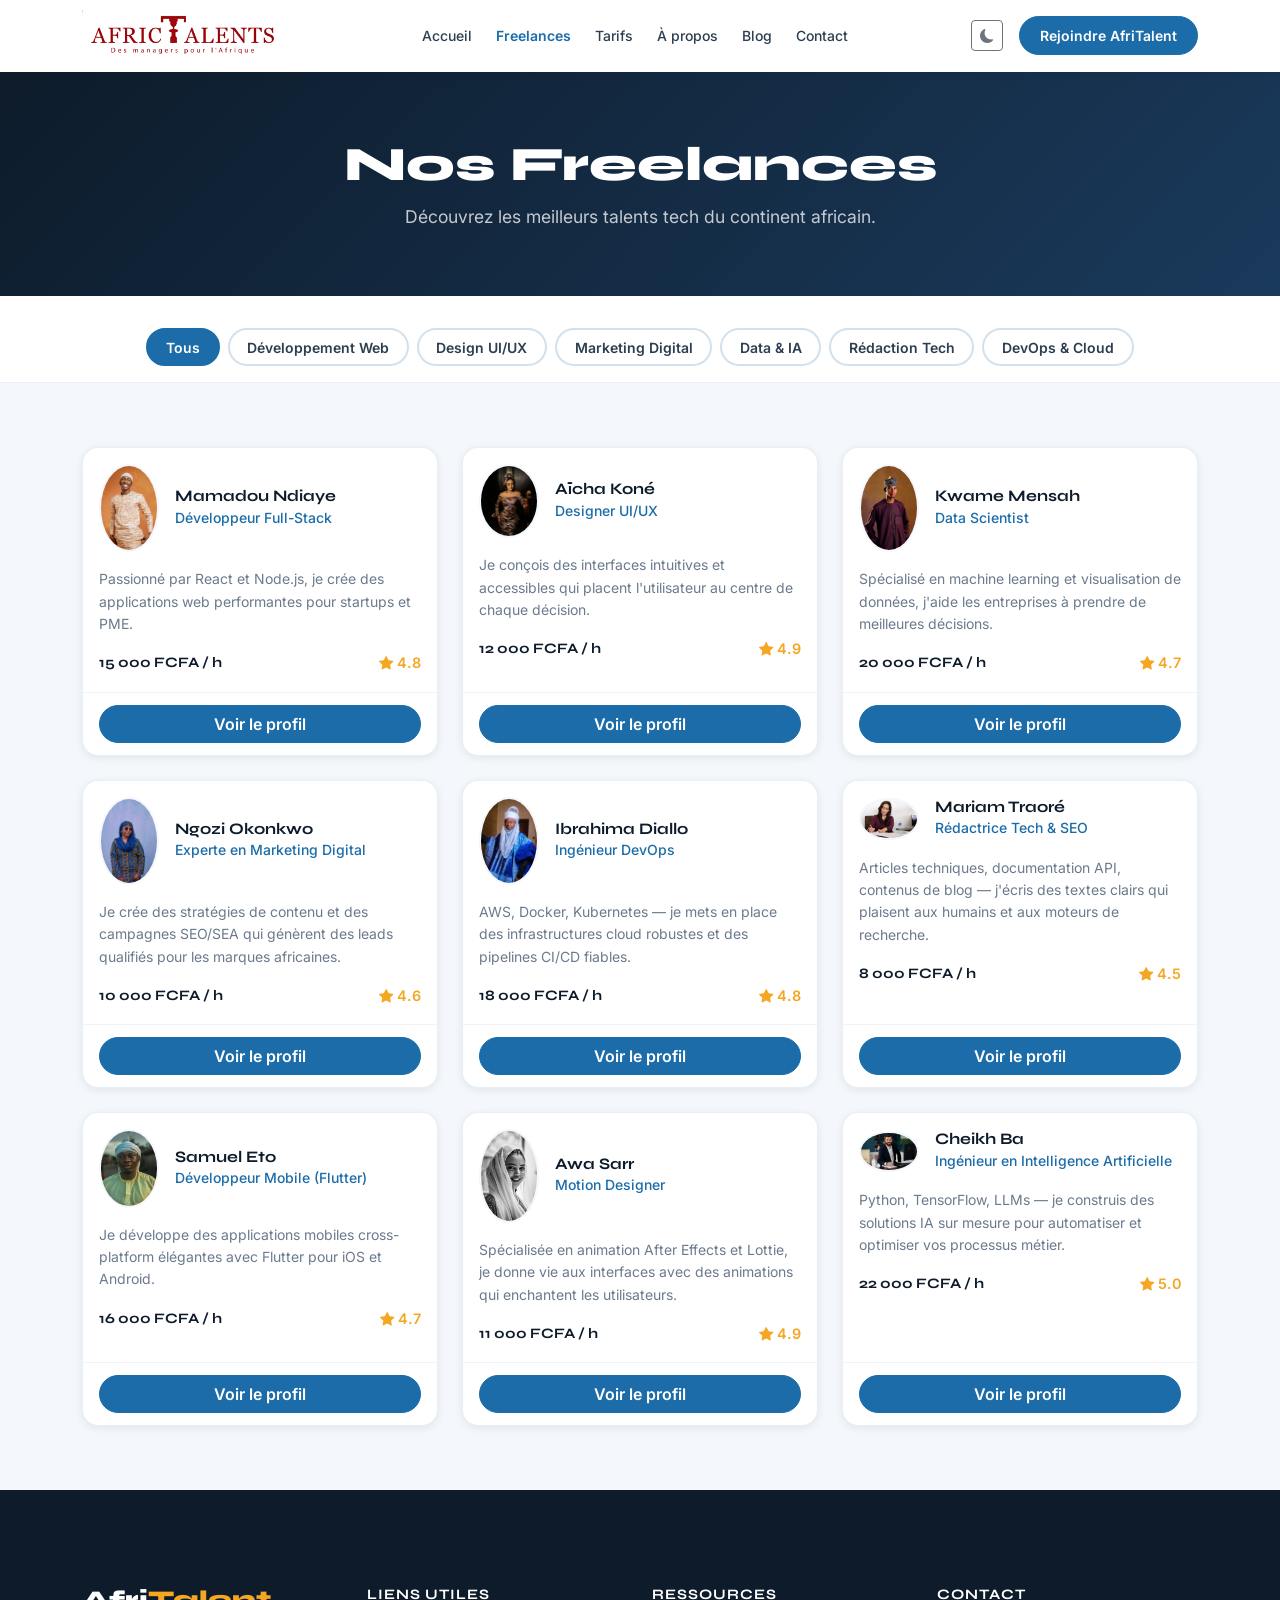
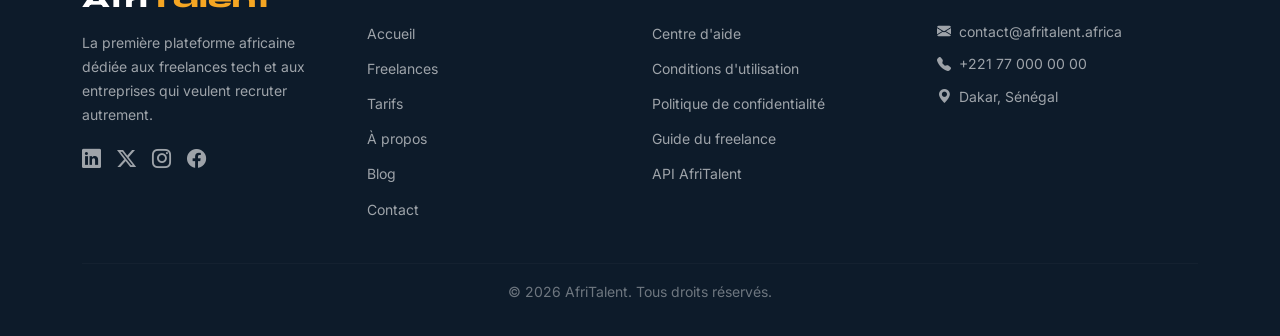
<file: freelances.html>
<!DOCTYPE html>
<html lang="fr">

<head>
    <meta charset="UTF-8">
    <meta name="viewport" content="width=device-width, initial-scale=1.0">
    <link href="https://cdn.jsdelivr.net/npm/bootstrap@5.3.0/dist/css/bootstrap.min.css" rel="stylesheet">
    <link rel="stylesheet" href="https://cdn.jsdelivr.net/npm/bootstrap-icons@1.11.3/font/bootstrap-icons.css" />
    <link rel="stylesheet" href="css/style.css">
    <title>Afritalent - Freelances</title>
</head>

<body>

    <!-- ===================== HEADER / NAVBAR ===================== -->
    <header>
        <nav class="navbar navbar-expand-lg fixed-top" id="mainNavbar" aria-label="Navigation principale">
            <div class="container">

                <a class="navbar-brand" href="index.html" aria-label="AfriTalent - Accueil">
                    <img src="image/logo.png" alt="Logo" height="10" width="200">
                </a>

                <button class="navbar-toggler" type="button" data-bs-toggle="collapse" data-bs-target="#navMenu"
                    aria-controls="navMenu" aria-expanded="false" aria-label="Ouvrir le menu">
                    <span class="navbar-toggler-icon"></span>
                </button>

                <div class="collapse navbar-collapse" id="navMenu">
                    <ul class="navbar-nav mx-auto mb-2 mb-lg-0">
                        <li class="nav-item"><a class="nav-link" href="index.html">Accueil</a></li>
                        <li class="nav-item"><a class="nav-link active" aria-current="page"
                                href="freelances.html">Freelances</a></li>
                        <li class="nav-item"><a class="nav-link" href="tarifs.html">Tarifs</a></li>
                        <li class="nav-item"><a class="nav-link" href="about.html">À propos</a></li>
                        <li class="nav-item"><a class="nav-link" href="blog.html">Blog</a></li>
                        <li class="nav-item"><a class="nav-link" href="contact.html">Contact</a></li>
                    </ul>
                    <div class="d-flex align-items-center gap-3">
                        <!-- Toggle Dark Mode -->
                        <button id="darkModeToggle" class="btn btn-outline-secondary btn-sm"
                            aria-label="Activer le mode sombre">
                            <i class="bi bi-moon-fill" aria-hidden="true"></i>
                        </button>
                        <a href="freelances.html" class="btn btn-primary btn-cta">Rejoindre AfriTalent</a>
                    </div>
                </div>

            </div>
        </nav>
    </header>

    <!-- ===================== CONTENU PRINCIPAL ===================== -->
    <main class="page-freelances">

        <!-- ===== EN-TÊTE DE PAGE ===== -->
        <section class="page-hero" aria-labelledby="pageTitle">
            <div class="container text-center">
                <h1 id="pageTitle">Nos Freelances</h1>
                <p class="page-hero-sub">Découvrez les meilleurs talents tech du continent africain.</p>
            </div>
        </section>

        <!-- ===== BARRE DE FILTRES ===== -->
        <section class="section-filters" aria-label="Filtres par catégorie">
            <div class="container">
                <div class="filters-bar d-flex flex-wrap gap-2 justify-content-center">
                    <button class="btn btn-filter active" data-filter="tous" aria-pressed="true">
                        Tous
                    </button>
                    <button class="btn btn-filter" data-filter="dev-web" aria-pressed="false">
                        Développement Web
                    </button>
                    <button class="btn btn-filter" data-filter="design" aria-pressed="false">
                        Design UI/UX
                    </button>
                    <button class="btn btn-filter" data-filter="marketing" aria-pressed="false">
                        Marketing Digital
                    </button>
                    <button class="btn btn-filter" data-filter="data-ia" aria-pressed="false">
                        Data & IA
                    </button>
                    <button class="btn btn-filter" data-filter="redaction" aria-pressed="false">
                        Rédaction Tech
                    </button>
                    <button class="btn btn-filter" data-filter="devops" aria-pressed="false">
                        DevOps & Cloud
                    </button>
                </div>
            </div>
        </section>

        <!-- ===== GRILLE DE PROFILS ===== -->
        <section class="section-freelancers" aria-label="Liste des freelances">
            <div class="container">
                <div class="row g-4" id="freelancersGrid">

                    <!-- Freelance 1 -->
                    <div class="col-12 col-md-6 col-lg-4 freelancer-item" data-category="dev-web">
                        <article class="freelancer-card card h-100">
                            <div class="card-body">
                                <div class="freelancer-header d-flex align-items-center gap-3">
                                    <img src="image/homme1.jpg" alt="Photo de Mamadou Ndiaye" class="freelancer-avatar"
                                        width="60" height="60" />
                                    <div>
                                        <h2 class="freelancer-name">Mamadou Ndiaye</h2>
                                        <p class="freelancer-specialty">Développeur Full-Stack</p>
                                    </div>
                                </div>
                                <p class="freelancer-bio mt-3">Passionné par React et Node.js, je crée des applications
                                    web performantes pour startups et PME.</p>
                                <div class="freelancer-footer d-flex justify-content-between align-items-center mt-3">
                                    <span class="freelancer-rate">15 000 FCFA / h</span>
                                    <span class="freelancer-stars" aria-label="Note 4.8 sur 5">
                                        <i class="bi bi-star-fill" aria-hidden="true"></i> 4.8
                                    </span>
                                </div>
                            </div>
                            <div class="card-footer">
                                <a href="#" class="btn btn-primary w-100"
                                    aria-label="Voir le profil de Mamadou Ndiaye">Voir le profil</a>
                            </div>
                        </article>
                    </div>

                    <!-- Freelance 2 -->
                    <div class="col-12 col-md-6 col-lg-4 freelancer-item" data-category="design">
                        <article class="freelancer-card card h-100">
                            <div class="card-body">
                                <div class="freelancer-header d-flex align-items-center gap-3">
                                    <img src="image/femme4.jpg" alt="Photo de profil de Aïcha Koné"
                                        class="freelancer-avatar" width="60" height="60" />
                                    <div>
                                        <h2 class="freelancer-name">Aïcha Koné</h2>
                                        <p class="freelancer-specialty">Designer UI/UX</p>
                                    </div>
                                </div>
                                <p class="freelancer-bio mt-3">Je conçois des interfaces intuitives et accessibles qui
                                    placent l'utilisateur au centre de chaque décision.</p>
                                <div class="freelancer-footer d-flex justify-content-between align-items-center mt-3">
                                    <span class="freelancer-rate">12 000 FCFA / h</span>
                                    <span class="freelancer-stars" aria-label="Note 4.9 sur 5">
                                        <i class="bi bi-star-fill" aria-hidden="true"></i> 4.9
                                    </span>
                                </div>
                            </div>
                            <div class="card-footer">
                                <a href="#" class="btn btn-primary w-100" aria-label="Voir le profil de Aïcha Koné">Voir
                                    le profil</a>
                            </div>
                        </article>
                    </div>

                    <!-- Freelance 3 -->
                    <div class="col-12 col-md-6 col-lg-4 freelancer-item" data-category="data-ia">
                        <article class="freelancer-card card h-100">
                            <div class="card-body">
                                <div class="freelancer-header d-flex align-items-center gap-3">
                                    <img src="image/homme2 (1).jpg" alt="Photo de Kwame Mensah"
                                        class="freelancer-avatar" width="60" height="60" />
                                    <div>
                                        <h2 class="freelancer-name">Kwame Mensah</h2>
                                        <p class="freelancer-specialty">Data Scientist</p>
                                    </div>
                                </div>
                                <p class="freelancer-bio mt-3">Spécialisé en machine learning et visualisation de
                                    données, j'aide les entreprises à prendre de meilleures décisions.</p>
                                <div class="freelancer-footer d-flex justify-content-between align-items-center mt-3">
                                    <span class="freelancer-rate">20 000 FCFA / h</span>
                                    <span class="freelancer-stars" aria-label="Note 4.7 sur 5">
                                        <i class="bi bi-star-fill" aria-hidden="true"></i> 4.7
                                    </span>
                                </div>
                            </div>
                            <div class="card-footer">
                                <a href="#" class="btn btn-primary w-100"
                                    aria-label="Voir le profil de Kwame Mensah">Voir le profil</a>
                            </div>
                        </article>
                    </div>

                    <!-- Freelance 4 -->
                    <div class="col-12 col-md-6 col-lg-4 freelancer-item" data-category="marketing">
                        <article class="freelancer-card card h-100">
                            <div class="card-body">
                                <div class="freelancer-header d-flex align-items-center gap-3">
                                    <img src="image/femme3.jpg" alt="Photo de Ngozi Okonkwo" class="freelancer-avatar"
                                        width="60" height="60" />
                                    <div>
                                        <h2 class="freelancer-name">Ngozi Okonkwo</h2>
                                        <p class="freelancer-specialty">Experte en Marketing Digital</p>
                                    </div>
                                </div>
                                <p class="freelancer-bio mt-3">Je crée des stratégies de contenu et des campagnes
                                    SEO/SEA qui génèrent des leads qualifiés pour les marques africaines.</p>
                                <div class="freelancer-footer d-flex justify-content-between align-items-center mt-3">
                                    <span class="freelancer-rate">10 000 FCFA / h</span>
                                    <span class="freelancer-stars" aria-label="Note 4.6 sur 5">
                                        <i class="bi bi-star-fill" aria-hidden="true"></i> 4.6
                                    </span>
                                </div>
                            </div>
                            <div class="card-footer">
                                <a href="#" class="btn btn-primary w-100"
                                    aria-label="Voir le profil de Ngozi Okonkwo">Voir le profil</a>
                            </div>
                        </article>
                    </div>

                    <!-- Freelance 5 -->
                    <div class="col-12 col-md-6 col-lg-4 freelancer-item" data-category="devops">
                        <article class="freelancer-card card h-100">
                            <div class="card-body">
                                <div class="freelancer-header d-flex align-items-center gap-3">
                                    <img src="image/homme3.jpg" alt="Photo de profil de Ibrahima Diallo"
                                        class="freelancer-avatar" width="60" height="60" />
                                    <div>
                                        <h2 class="freelancer-name">Ibrahima Diallo</h2>
                                        <p class="freelancer-specialty">Ingénieur DevOps</p>
                                    </div>
                                </div>
                                <p class="freelancer-bio mt-3">AWS, Docker, Kubernetes — je mets en place des
                                    infrastructures cloud robustes et des pipelines CI/CD fiables.</p>
                                <div class="freelancer-footer d-flex justify-content-between align-items-center mt-3">
                                    <span class="freelancer-rate">18 000 FCFA / h</span>
                                    <span class="freelancer-stars" aria-label="Note 4.8 sur 5">
                                        <i class="bi bi-star-fill" aria-hidden="true"></i> 4.8
                                    </span>
                                </div>
                            </div>
                            <div class="card-footer">
                                <a href="#" class="btn btn-primary w-100"
                                    aria-label="Voir le profil de Ibrahima Diallo">Voir le profil</a>
                            </div>
                        </article>
                    </div>

                    <!-- Freelance 6 -->
                    <div class="col-12 col-md-6 col-lg-4 freelancer-item" data-category="redaction">
                        <article class="freelancer-card card h-100">
                            <div class="card-body">
                                <div class="freelancer-header d-flex align-items-center gap-3">
                                    <img src="image/femme2.jpg" alt="Photo de profil de Mariam Traoré"
                                        class="freelancer-avatar" width="60" height="60" />
                                    <div>
                                        <h2 class="freelancer-name">Mariam Traoré</h2>
                                        <p class="freelancer-specialty">Rédactrice Tech & SEO</p>
                                    </div>
                                </div>
                                <p class="freelancer-bio mt-3">Articles techniques, documentation API, contenus de blog
                                    — j'écris des textes clairs qui plaisent aux humains et aux moteurs de recherche.
                                </p>
                                <div class="freelancer-footer d-flex justify-content-between align-items-center mt-3">
                                    <span class="freelancer-rate">8 000 FCFA / h</span>
                                    <span class="freelancer-stars" aria-label="Note 4.5 sur 5">
                                        <i class="bi bi-star-fill" aria-hidden="true"></i> 4.5
                                    </span>
                                </div>
                            </div>
                            <div class="card-footer">
                                <a href="#" class="btn btn-primary w-100"
                                    aria-label="Voir le profil de Mariam Traoré">Voir le profil</a>
                            </div>
                        </article>
                    </div>

                    <!-- Freelance 7 -->
                    <div class="col-12 col-md-6 col-lg-4 freelancer-item" data-category="dev-web">
                        <article class="freelancer-card card h-100">
                            <div class="card-body">
                                <div class="freelancer-header d-flex align-items-center gap-3">
                                    <img src="image/homme5.jpg" alt="Photo de profil de Samuel Eto"
                                        class="freelancer-avatar" width="60" height="60" />
                                    <div>
                                        <h2 class="freelancer-name">Samuel Eto</h2>
                                        <p class="freelancer-specialty">Développeur Mobile (Flutter)</p>
                                    </div>
                                </div>
                                <p class="freelancer-bio mt-3">Je développe des applications mobiles cross-platform
                                    élégantes avec Flutter pour iOS et Android.</p>
                                <div class="freelancer-footer d-flex justify-content-between align-items-center mt-3">
                                    <span class="freelancer-rate">16 000 FCFA / h</span>
                                    <span class="freelancer-stars" aria-label="Note 4.7 sur 5">
                                        <i class="bi bi-star-fill" aria-hidden="true"></i> 4.7
                                    </span>
                                </div>
                            </div>
                            <div class="card-footer">
                                <a href="#" class="btn btn-primary w-100" aria-label="Voir le profil de Samuel Eto">Voir
                                    le profil</a>
                            </div>
                        </article>
                    </div>

                    <!-- Freelance 8 -->
                    <div class="col-12 col-md-6 col-lg-4 freelancer-item" data-category="design">
                        <article class="freelancer-card card h-100">
                            <div class="card-body">
                                <div class="freelancer-header d-flex align-items-center gap-3">
                                    <img src="image/femme1.jpg" alt="Photo de Awa Sarr" class="freelancer-avatar"
                                        width="60" height="60" />
                                    <div>
                                        <h2 class="freelancer-name">Awa Sarr</h2>
                                        <p class="freelancer-specialty">Motion Designer</p>
                                    </div>
                                </div>
                                <p class="freelancer-bio mt-3">Spécialisée en animation After Effects et Lottie, je
                                    donne vie aux interfaces avec des animations qui enchantent les utilisateurs.</p>
                                <div class="freelancer-footer d-flex justify-content-between align-items-center mt-3">
                                    <span class="freelancer-rate">11 000 FCFA / h</span>
                                    <span class="freelancer-stars" aria-label="Note 4.9 sur 5">
                                        <i class="bi bi-star-fill" aria-hidden="true"></i> 4.9
                                    </span>
                                </div>
                            </div>
                            <div class="card-footer">
                                <a href="#" class="btn btn-primary w-100" aria-label="Voir le profil de Awa Sarr">Voir
                                    le profil</a>
                            </div>
                        </article>
                    </div>

                    <!-- Freelance 9 -->
                    <div class="col-12 col-md-6 col-lg-4 freelancer-item" data-category="data-ia">
                        <article class="freelancer-card card h-100">
                            <div class="card-body">
                                <div class="freelancer-header d-flex align-items-center gap-3">
                                    <img src="image/homme4.jpg" alt="Photo de profil de Cheikh Ba"
                                        class="freelancer-avatar" width="60" height="60" />
                                    <div>
                                        <h2 class="freelancer-name">Cheikh Ba</h2>
                                        <p class="freelancer-specialty">Ingénieur en Intelligence Artificielle</p>
                                    </div>
                                </div>
                                <p class="freelancer-bio mt-3">Python, TensorFlow, LLMs — je construis des solutions IA
                                    sur mesure pour automatiser et optimiser vos processus métier.</p>
                                <div class="freelancer-footer d-flex justify-content-between align-items-center mt-3">
                                    <span class="freelancer-rate">22 000 FCFA / h</span>
                                    <span class="freelancer-stars" aria-label="Note 5 sur 5">
                                        <i class="bi bi-star-fill" aria-hidden="true"></i> 5.0
                                    </span>
                                </div>
                            </div>
                            <div class="card-footer">
                                <a href="#" class="btn btn-primary w-100" aria-label="Voir le profil de Cheikh Ba">Voir
                                    le profil</a>
                            </div>
                        </article>
                    </div>

                </div>
            </div>
        </section>

    </main>

    <!-- ===================== FOOTER ===================== -->
    <footer class="site-footer" aria-label="Pied de page">
        <div class="container">
            <div class="row g-4">
                <div class="col-12 col-md-6 col-lg-3">
                    <h3 class="footer-brand">Afri<span class="logo-accent">Talent</span></h3>
                    <p class="footer-desc">La première plateforme africaine dédiée aux freelances tech et aux
                        entreprises qui veulent recruter autrement.</p>
                    <div class="footer-social d-flex gap-3 mt-3">
                        <a href="#" aria-label="AfriTalent sur LinkedIn"><i class="bi bi-linkedin"
                                aria-hidden="true"></i></a>
                        <a href="#" aria-label="AfriTalent sur Twitter"><i class="bi bi-twitter-x"
                                aria-hidden="true"></i></a>
                        <a href="#" aria-label="AfriTalent sur Instagram"><i class="bi bi-instagram"
                                aria-hidden="true"></i></a>
                        <a href="#" aria-label="AfriTalent sur Facebook"><i class="bi bi-facebook"
                                aria-hidden="true"></i></a>
                    </div>
                </div>
                <div class="col-12 col-md-6 col-lg-3">
                    <h4 class="footer-heading">Liens utiles</h4>
                    <ul class="footer-links list-unstyled">
                        <li><a href="index.html">Accueil</a></li>
                        <li><a href="freelances.html">Freelances</a></li>
                        <li><a href="tarifs.html">Tarifs</a></li>
                        <li><a href="about.html">À propos</a></li>
                        <li><a href="blog.html">Blog</a></li>
                        <li><a href="contact.html">Contact</a></li>
                    </ul>
                </div>
                <div class="col-12 col-md-6 col-lg-3">
                    <h4 class="footer-heading">Ressources</h4>
                    <ul class="footer-links list-unstyled">
                        <li><a href="#">Centre d'aide</a></li>
                        <li><a href="#">Conditions d'utilisation</a></li>
                        <li><a href="#">Politique de confidentialité</a></li>
                        <li><a href="#">Guide du freelance</a></li>
                        <li><a href="#">API AfriTalent</a></li>
                    </ul>
                </div>
                <div class="col-12 col-md-6 col-lg-3">
                    <h4 class="footer-heading">Contact</h4>
                    <address class="footer-contact">
                        <p><i class="bi bi-envelope-fill me-2" aria-hidden="true"></i>contact@afritalent.africa</p>
                        <p><i class="bi bi-telephone-fill me-2" aria-hidden="true"></i>+221 77 000 00 00</p>
                        <p><i class="bi bi-geo-alt-fill me-2" aria-hidden="true"></i>Dakar, Sénégal</p>
                    </address>
                </div>
            </div>
            <hr class="footer-divider" />
            <p class="footer-copy text-center">
                &copy; 2026 AfriTalent. Tous droits réservés.
            </p>
        </div>
    </footer>

    <!-- Bouton retour en haut -->
    <button id="backToTop" class="btn btn-primary" aria-label="Retour en haut de la page">
        <i class="bi bi-arrow-up" aria-hidden="true"></i>
    </button>





    <script src="https://cdn.jsdelivr.net/npm/bootstrap@5.3.0/dist/js/bootstrap.bundle.min.js"></script>
    <script src="js/main.js"></script>
</body>

</html>
</file>
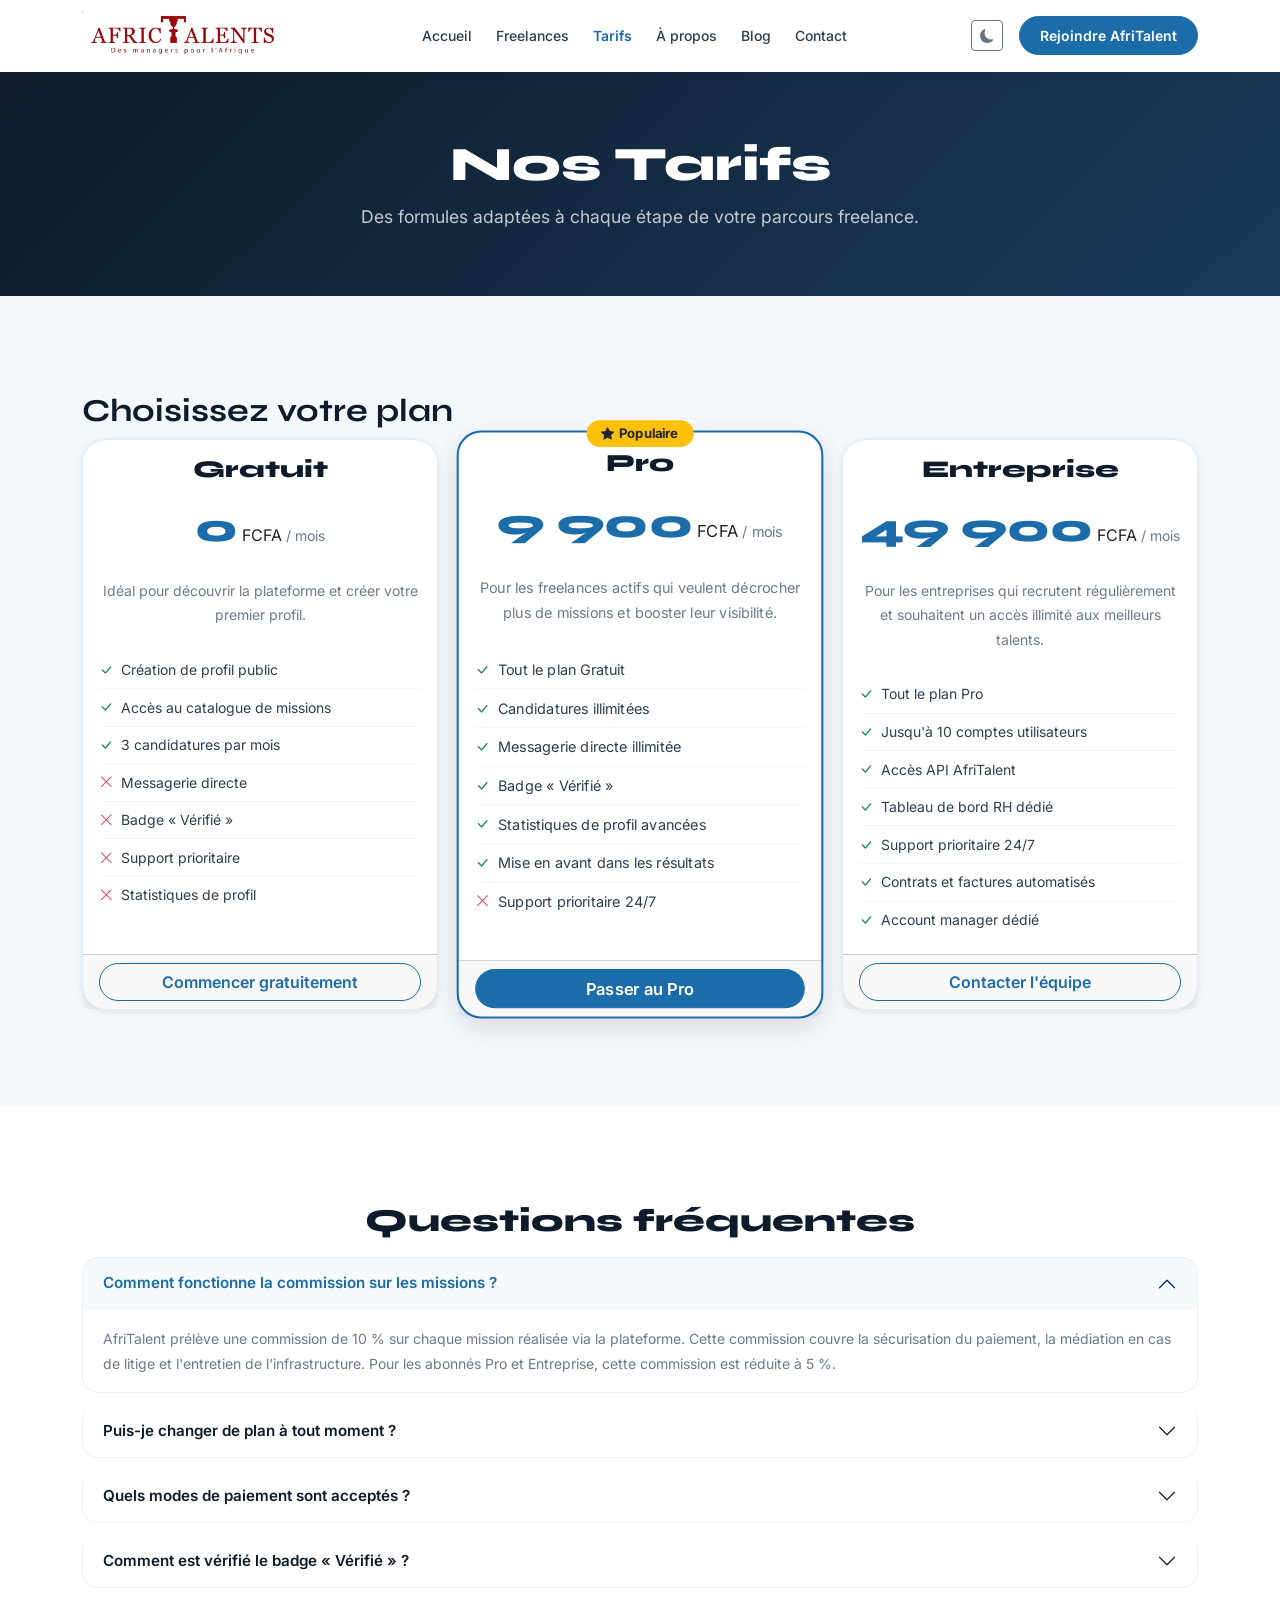
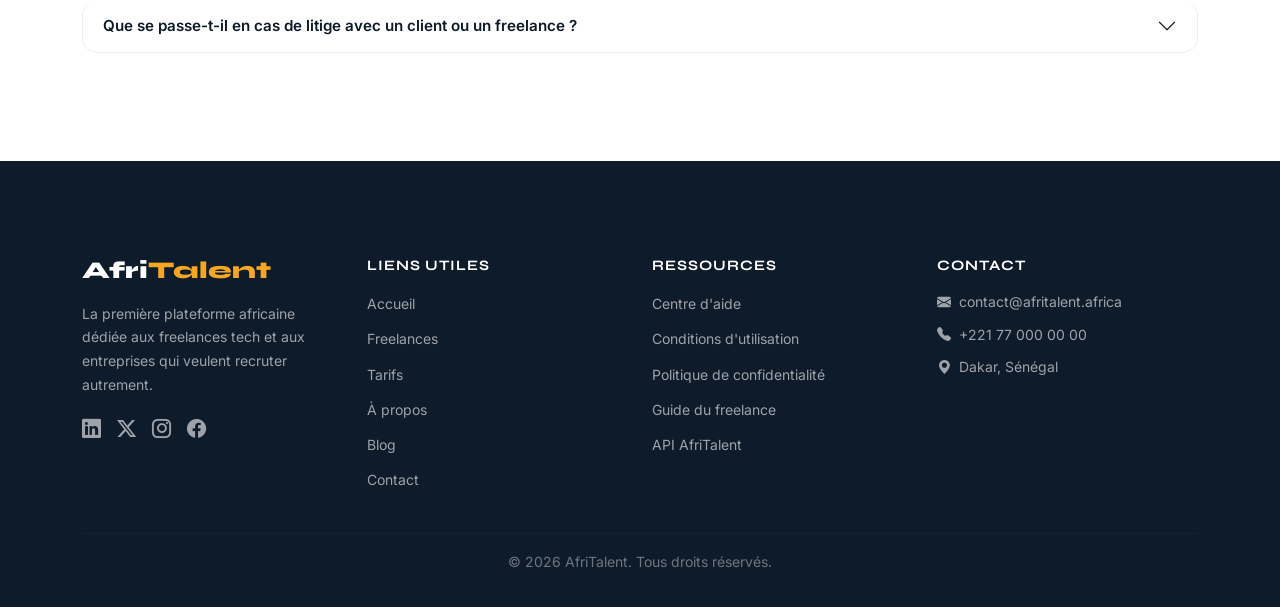
<file: tarifs.html>
<!DOCTYPE html>
<html lang="fr">

<head>
    <meta charset="UTF-8">
    <meta name="viewport" content="width=device-width, initial-scale=1.0">
    <link href="https://cdn.jsdelivr.net/npm/bootstrap@5.3.0/dist/css/bootstrap.min.css" rel="stylesheet">
    <link rel="stylesheet" href="https://cdn.jsdelivr.net/npm/bootstrap-icons@1.11.3/font/bootstrap-icons.css" />
    <link rel="stylesheet" href="css/style.css">
    <title>Afritalent - Tarifs</title>
</head>

<body>
    <!-- ===================== HEADER / NAVBAR ===================== -->
    <header>
        <nav class="navbar navbar-expand-lg fixed-top" id="mainNavbar" aria-label="Navigation principale">
            <div class="container">

                <a class="navbar-brand" href="index.html" aria-label="AfriTalent - Accueil">
                    <img src="image/logo.png" alt="Logo" height="10" width="200">
                </a>

                <button class="navbar-toggler" type="button" data-bs-toggle="collapse" data-bs-target="#navMenu"
                    aria-controls="navMenu" aria-expanded="false" aria-label="Ouvrir le menu">
                    <span class="navbar-toggler-icon"></span>
                </button>

                <div class="collapse navbar-collapse" id="navMenu">
                    <ul class="navbar-nav mx-auto mb-2 mb-lg-0">
                        <li class="nav-item"><a class="nav-link" href="index.html">Accueil</a></li>
                        <li class="nav-item"><a class="nav-link" href="freelances.html">Freelances</a></li>
                        <li class="nav-item"><a class="nav-link active" aria-current="page"
                                href="tarifs.html">Tarifs</a></li>
                        <li class="nav-item"><a class="nav-link" href="about.html">À propos</a></li>
                        <li class="nav-item"><a class="nav-link" href="blog.html">Blog</a></li>
                        <li class="nav-item"><a class="nav-link" href="contact.html">Contact</a></li>
                    </ul>
                    <div class="d-flex align-items-center gap-3">
                        <!-- Toggle Dark Mode -->
                        <button id="darkModeToggle" class="btn btn-outline-secondary btn-sm"
                            aria-label="Activer le mode sombre">
                            <i class="bi bi-moon-fill" aria-hidden="true"></i>
                        </button>
                        <a href="freelances.html" class="btn btn-primary btn-cta">Rejoindre AfriTalent</a>
                    </div>
                </div>

            </div>
        </nav>
    </header>

    <!-- ===================== CONTENU PRINCIPAL ===================== -->
    <main class="page-tarifs">

        <!-- ===== EN-TÊTE DE PAGE ===== -->
        <section class="page-hero" aria-labelledby="pageTitle">
            <div class="container text-center">
                <h1 id="pageTitle">Nos Tarifs</h1>
                <p class="page-hero-sub">Des formules adaptées à chaque étape de votre parcours freelance.</p>
            </div>
        </section>

        <!-- ===== PLANS TARIFAIRES ===== -->
        <section class="section-plans" aria-labelledby="plansTitle">
            <div class="container">
                <h2 id="plansTitle" class="sr-only">Choisissez votre plan</h2>
                <div class="row g-4 justify-content-center">

                    <!-- Plan Gratuit -->
                    <div class="col-12 col-md-6 col-lg-4">
                        <article class="pricing-card card h-100">
                            <div class="card-body text-center">
                                <h2 class="plan-name">Gratuit</h2>
                                <p class="plan-price"><span class="plan-amount">0</span> FCFA <span
                                        class="plan-period">/ mois</span></p>
                                <p class="plan-desc">Idéal pour découvrir la plateforme et créer votre premier profil.
                                </p>
                                <ul class="plan-features list-unstyled text-start mt-4">
                                    <li><i class="bi bi-check-lg text-success me-2" aria-hidden="true"></i>Création de
                                        profil public</li>
                                    <li><i class="bi bi-check-lg text-success me-2" aria-hidden="true"></i>Accès au
                                        catalogue de missions</li>
                                    <li><i class="bi bi-check-lg text-success me-2" aria-hidden="true"></i>3
                                        candidatures par mois</li>
                                    <li><i class="bi bi-x-lg text-danger me-2" aria-hidden="true"></i>Messagerie directe
                                    </li>
                                    <li><i class="bi bi-x-lg text-danger me-2" aria-hidden="true"></i>Badge « Vérifié »
                                    </li>
                                    <li><i class="bi bi-x-lg text-danger me-2" aria-hidden="true"></i>Support
                                        prioritaire</li>
                                    <li><i class="bi bi-x-lg text-danger me-2" aria-hidden="true"></i>Statistiques de
                                        profil</li>
                                </ul>
                            </div>
                            <div class="card-footer text-center">
                                <a href="contact.html" class="btn btn-outline-primary w-100">Commencer gratuitement</a>
                            </div>
                        </article>
                    </div>

                    <!-- Plan Pro (recommandé) -->
                    <div class="col-12 col-md-6 col-lg-4">
                        <article class="pricing-card pricing-card--popular card h-100">
                            <div class="plan-badge">
                                <span class="badge bg-warning text-dark">
                                    <i class="bi bi-star-fill me-1" aria-hidden="true"></i>Populaire
                                </span>
                            </div>
                            <div class="card-body text-center">
                                <h2 class="plan-name">Pro</h2>
                                <p class="plan-price"><span class="plan-amount">9 900</span> FCFA <span
                                        class="plan-period">/ mois</span></p>
                                <p class="plan-desc">Pour les freelances actifs qui veulent décrocher plus de missions
                                    et booster leur visibilité.</p>
                                <ul class="plan-features list-unstyled text-start mt-4">
                                    <li><i class="bi bi-check-lg text-success me-2" aria-hidden="true"></i>Tout le plan
                                        Gratuit</li>
                                    <li><i class="bi bi-check-lg text-success me-2" aria-hidden="true"></i>Candidatures
                                        illimitées</li>
                                    <li><i class="bi bi-check-lg text-success me-2" aria-hidden="true"></i>Messagerie
                                        directe illimitée</li>
                                    <li><i class="bi bi-check-lg text-success me-2" aria-hidden="true"></i>Badge «
                                        Vérifié »</li>
                                    <li><i class="bi bi-check-lg text-success me-2" aria-hidden="true"></i>Statistiques
                                        de profil avancées</li>
                                    <li><i class="bi bi-check-lg text-success me-2" aria-hidden="true"></i>Mise en avant
                                        dans les résultats</li>
                                    <li><i class="bi bi-x-lg text-danger me-2" aria-hidden="true"></i>Support
                                        prioritaire 24/7</li>
                                </ul>
                            </div>
                            <div class="card-footer text-center">
                                <a href="contact.html" class="btn btn-primary w-100">Passer au Pro</a>
                            </div>
                        </article>
                    </div>

                    <!-- Plan Entreprise -->
                    <div class="col-12 col-md-6 col-lg-4">
                        <article class="pricing-card card h-100">
                            <div class="card-body text-center">
                                <h2 class="plan-name">Entreprise</h2>
                                <p class="plan-price"><span class="plan-amount">49 900</span> FCFA <span
                                        class="plan-period">/ mois</span></p>
                                <p class="plan-desc">Pour les entreprises qui recrutent régulièrement et souhaitent un
                                    accès illimité aux meilleurs talents.</p>
                                <ul class="plan-features list-unstyled text-start mt-4">
                                    <li><i class="bi bi-check-lg text-success me-2" aria-hidden="true"></i>Tout le plan
                                        Pro</li>
                                    <li><i class="bi bi-check-lg text-success me-2" aria-hidden="true"></i>Jusqu'à 10
                                        comptes utilisateurs</li>
                                    <li><i class="bi bi-check-lg text-success me-2" aria-hidden="true"></i>Accès API
                                        AfriTalent</li>
                                    <li><i class="bi bi-check-lg text-success me-2" aria-hidden="true"></i>Tableau de
                                        bord RH dédié</li>
                                    <li><i class="bi bi-check-lg text-success me-2" aria-hidden="true"></i>Support
                                        prioritaire 24/7</li>
                                    <li><i class="bi bi-check-lg text-success me-2" aria-hidden="true"></i>Contrats et
                                        factures automatisés</li>
                                    <li><i class="bi bi-check-lg text-success me-2" aria-hidden="true"></i>Account
                                        manager dédié</li>
                                </ul>
                            </div>
                            <div class="card-footer text-center">
                                <a href="contact.html" class="btn btn-outline-primary w-100">Contacter l'équipe</a>
                            </div>
                        </article>
                    </div>

                </div>
            </div>
        </section>

        <!-- ===== FAQ EN ACCORDION BOOTSTRAP ===== -->
        <section class="section-faq" aria-labelledby="faqTitle">
            <div class="container">
                <h2 id="faqTitle" class="section-title text-center">Questions fréquentes</h2>

                <div class="accordion" id="faqAccordion">

                    <!-- Question 1 -->
                    <div class="accordion-item">
                        <h3 class="accordion-header" id="faq1Head">
                            <button class="accordion-button" type="button" data-bs-toggle="collapse"
                                data-bs-target="#faq1" aria-expanded="true" aria-controls="faq1">
                                Comment fonctionne la commission sur les missions ?
                            </button>
                        </h3>
                        <div id="faq1" class="accordion-collapse collapse show" aria-labelledby="faq1Head"
                            data-bs-parent="#faqAccordion">
                            <div class="accordion-body">
                                AfriTalent prélève une commission de 10 % sur chaque mission réalisée via la plateforme.
                                Cette commission couvre la sécurisation du paiement, la médiation en cas de litige et
                                l'entretien de l'infrastructure. Pour les abonnés Pro et Entreprise, cette commission
                                est réduite à 5 %.
                            </div>
                        </div>
                    </div>

                    <!-- Question 2 -->
                    <div class="accordion-item">
                        <h3 class="accordion-header" id="faq2Head">
                            <button class="accordion-button collapsed" type="button" data-bs-toggle="collapse"
                                data-bs-target="#faq2" aria-expanded="false" aria-controls="faq2">
                                Puis-je changer de plan à tout moment ?
                            </button>
                        </h3>
                        <div id="faq2" class="accordion-collapse collapse" aria-labelledby="faq2Head"
                            data-bs-parent="#faqAccordion">
                            <div class="accordion-body">
                                Oui, vous pouvez passer d'un plan à un autre à n'importe quel moment depuis votre
                                tableau de bord. La mise à niveau est effective immédiatement. En cas de rétrogradation,
                                le changement prend effet à la fin de votre période de facturation en cours.
                            </div>
                        </div>
                    </div>

                    <!-- Question 3 -->
                    <div class="accordion-item">
                        <h3 class="accordion-header" id="faq3Head">
                            <button class="accordion-button collapsed" type="button" data-bs-toggle="collapse"
                                data-bs-target="#faq3" aria-expanded="false" aria-controls="faq3">
                                Quels modes de paiement sont acceptés ?
                            </button>
                        </h3>
                        <div id="faq3" class="accordion-collapse collapse" aria-labelledby="faq3Head"
                            data-bs-parent="#faqAccordion">
                            <div class="accordion-body">
                                Nous acceptons les paiements par Wave, Orange Money, Free Money, carte bancaire (Visa /
                                Mastercard) et virement bancaire UEMOA. D'autres méthodes de paiement africaines seront
                                ajoutées prochainement.
                            </div>
                        </div>
                    </div>

                    <!-- Question 4 -->
                    <div class="accordion-item">
                        <h3 class="accordion-header" id="faq4Head">
                            <button class="accordion-button collapsed" type="button" data-bs-toggle="collapse"
                                data-bs-target="#faq4" aria-expanded="false" aria-controls="faq4">
                                Comment est vérifié le badge « Vérifié » ?
                            </button>
                        </h3>
                        <div id="faq4" class="accordion-collapse collapse" aria-labelledby="faq4Head"
                            data-bs-parent="#faqAccordion">
                            <div class="accordion-body">
                                Le badge « Vérifié » est attribué après vérification de votre identité (pièce d'identité
                                officielle), de vos compétences (test technique ou examen de portfolio) et de votre
                                historique de missions. Ce processus prend en général 48 à 72 heures ouvrées.
                            </div>
                        </div>
                    </div>

                    <!-- Question 5 -->
                    <div class="accordion-item">
                        <h3 class="accordion-header" id="faq5Head">
                            <button class="accordion-button collapsed" type="button" data-bs-toggle="collapse"
                                data-bs-target="#faq5" aria-expanded="false" aria-controls="faq5">
                                Que se passe-t-il en cas de litige avec un client ou un freelance ?
                            </button>
                        </h3>
                        <div id="faq5" class="accordion-collapse collapse" aria-labelledby="faq5Head"
                            data-bs-parent="#faqAccordion">
                            <div class="accordion-body">
                                AfriTalent dispose d'un service de médiation dédié. En cas de litige, les fonds de la
                                mission sont conservés en escrow jusqu'à résolution. Notre équipe intervient dans un
                                délai de 5 jours ouvrés. En dernier recours, un arbitrage indépendant peut être demandé.
                            </div>
                        </div>
                    </div>

                </div><!-- fin accordion -->
            </div>
        </section>

    </main>

    <!-- ===================== FOOTER ===================== -->
    <footer class="site-footer" aria-label="Pied de page">
        <div class="container">
            <div class="row g-4">
                <div class="col-12 col-md-6 col-lg-3">
                    <h3 class="footer-brand">Afri<span class="logo-accent">Talent</span></h3>
                    <p class="footer-desc">La première plateforme africaine dédiée aux freelances tech et aux
                        entreprises qui veulent recruter autrement.</p>
                    <div class="footer-social d-flex gap-3 mt-3">
                        <a href="#" aria-label="AfriTalent sur LinkedIn"><i class="bi bi-linkedin"
                                aria-hidden="true"></i></a>
                        <a href="#" aria-label="AfriTalent sur Twitter"><i class="bi bi-twitter-x"
                                aria-hidden="true"></i></a>
                        <a href="#" aria-label="AfriTalent sur Instagram"><i class="bi bi-instagram"
                                aria-hidden="true"></i></a>
                        <a href="#" aria-label="AfriTalent sur Facebook"><i class="bi bi-facebook"
                                aria-hidden="true"></i></a>
                    </div>
                </div>
                <div class="col-12 col-md-6 col-lg-3">
                    <h4 class="footer-heading">Liens utiles</h4>
                    <ul class="footer-links list-unstyled">
                        <li><a href="index.html">Accueil</a></li>
                        <li><a href="freelances.html">Freelances</a></li>
                        <li><a href="tarifs.html">Tarifs</a></li>
                        <li><a href="about.html">À propos</a></li>
                        <li><a href="blog.html">Blog</a></li>
                        <li><a href="contact.html">Contact</a></li>
                    </ul>
                </div>
                <div class="col-12 col-md-6 col-lg-3">
                    <h4 class="footer-heading">Ressources</h4>
                    <ul class="footer-links list-unstyled">
                        <li><a href="#">Centre d'aide</a></li>
                        <li><a href="#">Conditions d'utilisation</a></li>
                        <li><a href="#">Politique de confidentialité</a></li>
                        <li><a href="#">Guide du freelance</a></li>
                        <li><a href="#">API AfriTalent</a></li>
                    </ul>
                </div>
                <div class="col-12 col-md-6 col-lg-3">
                    <h4 class="footer-heading">Contact</h4>
                    <address class="footer-contact">
                        <p><i class="bi bi-envelope-fill me-2" aria-hidden="true"></i>contact@afritalent.africa</p>
                        <p><i class="bi bi-telephone-fill me-2" aria-hidden="true"></i>+221 77 000 00 00</p>
                        <p><i class="bi bi-geo-alt-fill me-2" aria-hidden="true"></i>Dakar, Sénégal</p>
                    </address>
                </div>
            </div>
            <hr class="footer-divider" />
            <p class="footer-copy text-center">
                &copy; 2026 AfriTalent. Tous droits réservés.
            </p>
        </div>
    </footer>

    <!-- Bouton retour en haut -->
    <button id="backToTop" class="btn btn-primary" aria-label="Retour en haut de la page">
        <i class="bi bi-arrow-up" aria-hidden="true"></i>
    </button>





    <script src="https://cdn.jsdelivr.net/npm/bootstrap@5.3.0/dist/js/bootstrap.bundle.min.js"></script>
    <script src="js/main.js"></script>
</body>

</html>
</file>
<file: css/style.css>
/* Commit 3 */
/* 1. GOOGLE FONTS — 2 polices importées */
@import url('https://fonts.googleapis.com/css2?family=Syne:wght@400;600;700;800&family=Inter:wght@300;400;500;600&display=swap');


/* 2. VARIABLES CSS — :root (6 variables minimum) */
:root {
  /* --- Couleurs (5 couleurs principales) --- */
  --color-primary: #1B6CA8;
  /* bleu profond  */
  --color-accent: #F5A623;
  /* or africain   */
  --color-dark: #0D1B2A;
  /* quasi-noir    */
  --color-light: #F4F7FB;
  /* blanc cassé   */
  --color-text: #2C3E50;
  /* gris texte    */

  /* --- Polices --- */
  --font-display: 'Syne', sans-serif;
  --font-body: 'Inter', sans-serif;

  /* --- Espacements --- */
  --space-xs: 0.5rem;
  --space-sm: 1rem;
  --space-md: 2rem;
  --space-lg: 4rem;
  --space-xl: 6rem;

  /* --- Tailles de police --- */
  --fs-hero: clamp(2.5rem, 6vw, 4.5rem);
  --fs-h1: clamp(2rem, 4vw, 3rem);
  --fs-h2: clamp(1.5rem, 3vw, 2rem);
  --fs-h3: 1.25rem;
  --fs-body: 1rem;
  --fs-small: 0.875rem;

  /* --- Border radius --- */
  --radius-sm: 0.5rem;
  --radius-md: 1rem;
  --radius-lg: 1.5rem;
  --radius-full: 999px;

  /* --- Ombres --- */
  --shadow-sm: 0 2px 8px rgba(13, 27, 42, 0.08);
  --shadow-md: 0 8px 24px rgba(13, 27, 42, 0.12);
  --shadow-lg: 0 16px 48px rgba(13, 27, 42, 0.16);

  /* --- Transitions --- */
  --transition-fast: 0.2s ease;
  --transition-base: 0.35s ease;

  /* --- Navbar --- */
  --navbar-height: 72px;
}


/* 3. RESET CSS & STYLES DE BASE */
*,
*::before,
*::after {
  box-sizing: border-box;
  margin: 0;
  padding: 0;
}

html {
  scroll-behavior: smooth;
  font-size: 16px;
}

body {
  font-family: var(--font-body);
  font-size: var(--fs-body);
  color: var(--color-text);
  background-color: #ffffff;
  line-height: 1.7;
  -webkit-font-smoothing: antialiased;
}

/* Décalage général pour la navbar fixe */
main {
  padding-top: var(--navbar-height);
}

img {
  max-width: 100%;
  height: auto;
  display: block;
}

a {
  color: var(--color-primary);
  text-decoration: none;
  transition: color var(--transition-fast);
}

a:hover {
  color: var(--color-accent);
}

/* Accessibilité clavier */
a:focus-visible,
button:focus-visible {
  outline: 3px solid var(--color-accent);
  outline-offset: 3px;
  border-radius: var(--radius-sm);
}

ul {
  list-style: none;
  padding: 0;
  margin: 0;
}


/* 4. TYPOGRAPHIE — Polices appliquées */
h1,
h2,
h3,
h4,
h5,
h6 {
  font-family: var(--font-display);
  font-weight: 700;
  line-height: 1.2;
  color: var(--color-dark);
}

h1 {
  font-size: var(--fs-h1);
}

h2 {
  font-size: var(--fs-h2);
}

h3 {
  font-size: var(--fs-h3);
}

p {
  margin-bottom: var(--space-sm);
  line-height: 1.75;
}

/* Classe utilitaire pour les titres de section */
.section-title {
  font-family: var(--font-display);
  font-size: var(--fs-h2);
  font-weight: 800;
  color: var(--color-dark);
  margin-bottom: var(--space-sm);
}

/* Classe utilitaire pour les sous-titres de section */
.section-subtitle {
  font-size: 1.1rem;
  color: #6b7a8d;
  margin-bottom: var(--space-md);
}


/* 5. NAVBAR — Logo visible, liens alignés */
#mainNavbar {
  background-color: #ffffff;
  height: var(--navbar-height);
  box-shadow: var(--shadow-sm);
}

/* Logo texte */
.logo-text {
  font-family: var(--font-display);
  font-size: 1.5rem;
  font-weight: 800;
  color: var(--color-dark);
  letter-spacing: -0.5px;
}

/* Couleur accent sur la 2e partie du logo */
.logo-accent {
  color: var(--color-accent);
}

/* Liens de navigation */
#mainNavbar .nav-link {
  font-family: var(--font-body);
  font-size: var(--fs-small);
  font-weight: 500;
  color: var(--color-text);
  padding: 0.5rem 0.75rem;
  transition: color var(--transition-fast);
}

#mainNavbar .nav-link:hover,
#mainNavbar .nav-link.active {
  color: var(--color-primary);
}

#mainNavbar .nav-link.active {
  font-weight: 600;
}

/* Bouton CTA dans la navbar */
.btn-cta {
  font-family: var(--font-body);
  font-weight: 600;
  font-size: var(--fs-small);
  padding: 0.5rem 1.25rem;
  border-radius: var(--radius-full);
  background-color: var(--color-primary);
  border-color: var(--color-primary);
  color: #ffffff;
  transition: background-color var(--transition-fast);
}

.btn-cta:hover {
  background-color: var(--color-dark);
  border-color: var(--color-dark);
  color: #ffffff;
}

/* Hamburger mobile */
.navbar-toggler {
  border-color: var(--color-primary);
}

.navbar-toggler-icon {
  background-image: url("data:image/svg+xml,%3csvg xmlns='http://www.w3.org/2000/svg' viewBox='0 0 30 30'%3e%3cpath stroke='%231B6CA8' stroke-linecap='round' stroke-miterlimit='10' stroke-width='2' d='M4 7h22M4 15h22M4 23h22'/%3e%3c/svg%3e");
}


/* 6. BOUTONS GLOBAUX */
.btn-primary {
  background-color: var(--color-primary);
  border-color: var(--color-primary);
  font-family: var(--font-body);
  font-weight: 600;
  border-radius: var(--radius-full);
}

.btn-primary:hover {
  background-color: var(--color-dark);
  border-color: var(--color-dark);
}

.btn-outline-primary {
  color: var(--color-primary);
  border-color: var(--color-primary);
  font-family: var(--font-body);
  font-weight: 600;
  border-radius: var(--radius-full);
}

.btn-outline-primary:hover {
  background-color: var(--color-primary);
  color: #ffffff;
}

/* ===== SECTION HERO ===== */
.section-hero {
  background-color: var(--color-light);
  padding: var(--space-xl) 0 var(--space-lg);
  position: relative;
  overflow: hidden;
}

.section-hero::before {
  content: '';
  position: absolute;
  top: -80px;
  right: -120px;
  width: 500px;
  height: 500px;
  background: radial-gradient(circle, rgba(27, 108, 168, 0.08) 0%, transparent 70%);
  border-radius: 50%;
  pointer-events: none;
}

/* H1 typographie expressive */
.hero-title {
  font-family: var(--font-display);
  font-size: var(--fs-hero);
  font-weight: 800;
  color: var(--color-dark);
  line-height: 1.1;
  margin-bottom: var(--space-sm);
  letter-spacing: -1px;
}

.hero-accent {
  color: var(--color-accent);
}

/* H2 sous-titre */
.hero-subtitle {
  font-family: var(--font-body);
  font-size: 1.15rem;
  font-weight: 400;
  color: #6b7a8d;
  margin-bottom: var(--space-md);
  max-width: 480px;
}

/* Image en disposition asymétrique */
.hero-image {
  border-radius: var(--radius-lg);
  box-shadow: var(--shadow-lg);
}

/* Statistiques */
.hero-stats {
  border-top: 1px solid rgba(27, 108, 168, 0.15);
  padding-top: var(--space-md);
  margin-top: var(--space-md);
}

.stat-chiffre {
  font-family: var(--font-display);
  font-size: 2.5rem;
  font-weight: 800;
  color: var(--color-primary);
  line-height: 1;
  margin-bottom: 0;
}

.stat-label {
  font-size: var(--fs-small);
  color: #6b7a8d;
  font-weight: 500;
  margin-top: 0.25rem;
  margin-bottom: 0;
}


/* ===== SECTION COMMENT CA MARCHE — Bento Grid ===== */
.section-how {
  padding: var(--space-xl) 0;
  background-color: #ffffff;
}

/* CSS Grid — disposition modulaire asymétrique */
.bento-grid-how {
  display: grid;
  grid-template-columns: repeat(3, 1fr);
  grid-template-rows: auto auto;
  gap: 1.25rem;
  margin-top: var(--space-md);
}

/* Grande carte : 2 colonnes x 2 lignes */
.bento-card--large {
  grid-column: span 2;
  grid-row: span 2;
}

/* Carte large : 2 colonnes */
.bento-card--wide {
  grid-column: span 2;
}

/* Toutes les cartes bento */
.bento-card {
  background-color: var(--color-light);
  border-radius: var(--radius-lg);
  padding: var(--space-md);
  border: 1px solid rgba(27, 108, 168, 0.08);
  transition: transform var(--transition-base),
    box-shadow var(--transition-base);
}

.bento-card:hover {
  transform: translateY(-4px);
  box-shadow: var(--shadow-md);
}

.step-number {
  font-family: var(--font-display);
  font-size: 3rem;
  font-weight: 800;
  color: rgba(27, 108, 168, 0.12);
  line-height: 1;
  display: block;
  margin-bottom: var(--space-xs);
}

.step-icon {
  font-size: 2rem;
  color: var(--color-primary);
  display: block;
  margin-bottom: var(--space-xs);
}

.step-title {
  font-family: var(--font-display);
  font-size: 1.1rem;
  font-weight: 700;
  color: var(--color-dark);
  margin-bottom: var(--space-xs);
}


/* ===== SECTION CATEGORIES — effets hover CSS ===== */
.section-categories {
  padding: var(--space-xl) 0;
  background-color: var(--color-light);
}

/* Hover : ombre + transformation + changement de couleur */
.category-card {
  background-color: #ffffff;
  border-radius: var(--radius-md);
  padding: var(--space-md);
  text-align: center;
  border: 1px solid rgba(27, 108, 168, 0.1);
  box-shadow: var(--shadow-sm);
  height: 100%;
  transition: transform var(--transition-base),
    box-shadow var(--transition-base),
    border-color var(--transition-base);
}

.category-card:hover {
  transform: translateY(-6px);
  box-shadow: var(--shadow-lg);
  border-color: var(--color-primary);
}

.cat-icon {
  font-size: 2.5rem;
  color: var(--color-primary);
  display: block;
  margin-bottom: var(--space-sm);
  transition: color var(--transition-fast);
}

.category-card:hover .cat-icon {
  color: var(--color-accent);
}

.cat-title {
  font-family: var(--font-display);
  font-size: 1rem;
  font-weight: 700;
  color: var(--color-dark);
  margin-bottom: var(--space-xs);
}

.cat-count {
  font-size: var(--fs-small);
  color: #6b7a8d;
  margin-bottom: 0;
}


/* ===== SECTION TEMOIGNAGES — Carousel Bootstrap ===== */
.section-testimonials {
  padding: var(--space-xl) 0;
  background-color: var(--color-dark);
}

.section-testimonials .section-title {
  color: #ffffff;
}

.testimonial-card {
  max-width: 680px;
  margin: 0 auto;
  padding: var(--space-lg) var(--space-md);
}

.testimonial-avatar {
  border-radius: 50%;
  object-fit: cover;
  margin: 0 auto var(--space-sm);
  border: 3px solid var(--color-accent);
}

.testimonial-quote {
  font-family: var(--font-body);
  font-size: 1.15rem;
  font-style: italic;
  color: rgba(255, 255, 255, 0.85);
  line-height: 1.8;
  margin-bottom: var(--space-sm);
}

.testimonial-name {
  font-family: var(--font-display);
  font-weight: 700;
  color: #ffffff;
  margin-bottom: 0.25rem;
  font-size: 1rem;
}

.testimonial-role {
  font-size: var(--fs-small);
  color: var(--color-accent);
  margin-bottom: var(--space-xs);
}

.testimonial-stars {
  color: var(--color-accent);
  font-size: 1rem;
}

/* Boutons du carousel */
.carousel-control-prev,
.carousel-control-next {
  width: 40px;
  height: 40px;
  background-color: rgba(245, 166, 35, 0.3);
  border-radius: 50%;
  top: 50%;
  transform: translateY(-50%);
}

.carousel-control-prev:hover,
.carousel-control-next:hover {
  background-color: rgba(245, 166, 35, 0.6);
}

/* ===== SECTION CTA ===== */
.section-cta {
  padding: var(--space-xl) 0;
  background: linear-gradient(135deg, var(--color-primary) 0%, #0d4f8a 100%);
}

.cta-title {
  font-family: var(--font-display);
  font-size: clamp(1.75rem, 3vw, 2.5rem);
  font-weight: 800;
  color: #ffffff;
  margin-bottom: var(--space-sm);
}

.cta-subtitle {
  color: rgba(255, 255, 255, 0.8);
  font-size: 1.1rem;
  margin-bottom: var(--space-md);
}

.section-cta .btn-light {
  font-weight: 700;
  border-radius: var(--radius-full);
  color: var(--color-primary);
  padding: 0.75rem 2rem;
}


/* ===== FOOTER ===== */
.site-footer {
  background-color: var(--color-dark);
  color: rgba(255, 255, 255, 0.75);
  padding: var(--space-xl) 0 var(--space-md);
}

.footer-brand {
  font-family: var(--font-display);
  font-size: 1.5rem;
  font-weight: 800;
  color: #ffffff;
  margin-bottom: var(--space-sm);
}

.footer-desc {
  font-size: var(--fs-small);
  color: rgba(255, 255, 255, 0.6);
  line-height: 1.7;
}

.footer-heading {
  font-family: var(--font-display);
  font-size: 0.9rem;
  font-weight: 700;
  color: #ffffff;
  text-transform: uppercase;
  letter-spacing: 1px;
  margin-bottom: var(--space-sm);
}

.footer-links li {
  margin-bottom: 0.5rem;
}

.footer-links a {
  color: rgba(255, 255, 255, 0.6);
  font-size: var(--fs-small);
  transition: color var(--transition-fast);
}

.footer-links a:hover {
  color: var(--color-accent);
}

.footer-contact address {
  font-style: normal;
}

.footer-contact p {
  font-size: var(--fs-small);
  color: rgba(255, 255, 255, 0.6);
  margin-bottom: 0.5rem;
}

.footer-social a {
  color: rgba(255, 255, 255, 0.6);
  font-size: 1.2rem;
  transition: color var(--transition-fast),
    transform var(--transition-fast);
  display: inline-block;
}

.footer-social a:hover {
  color: var(--color-accent);
  transform: translateY(-3px);
}

.footer-divider {
  border-color: rgba(255, 255, 255, 0.1);
  margin: var(--space-md) 0 var(--space-sm);
}

.footer-copy {
  font-size: var(--fs-small);
  color: rgba(255, 255, 255, 0.4);
  margin-bottom: 0;
}


/* ===== EN-TETE DE PAGE — pages intérieures ===== */
.page-hero {
  background: linear-gradient(135deg, var(--color-dark) 0%, #1a3a5c 100%);
  padding: var(--space-lg) 0;
  text-align: center;
}

.page-hero h1 {
  font-family: var(--font-display);
  font-size: var(--fs-h1);
  font-weight: 800;
  color: #ffffff;
  margin-bottom: var(--space-xs);
}

.page-hero-sub {
  color: rgba(255, 255, 255, 0.75);
  font-size: 1.1rem;
  max-width: 560px;
  margin: 0 auto;
}


/* ===== PAGE FREELANCES ===== */
.page-freelances {
  background-color: var(--color-light);
}

.section-filters {
  padding: var(--space-md) 0 var(--space-sm);
  background-color: #ffffff;
  border-bottom: 1px solid rgba(27, 108, 168, 0.1);
}

.btn-filter {
  border-radius: var(--radius-full);
  font-size: var(--fs-small);
  font-weight: 600;
  padding: 0.4rem 1.1rem;
  border: 2px solid rgba(27, 108, 168, 0.2);
  color: var(--color-text);
  background-color: #ffffff;
  transition: all var(--transition-fast);
}

.btn-filter:hover,
.btn-filter.active {
  background-color: var(--color-primary);
  border-color: var(--color-primary);
  color: #ffffff;
}

.section-freelancers {
  padding: var(--space-lg) 0;
}

/* Carte freelance — hover */
.freelancer-card {
  border: 1px solid rgba(27, 108, 168, 0.1);
  border-radius: var(--radius-md);
  box-shadow: var(--shadow-sm);
  transition: transform var(--transition-base),
    box-shadow var(--transition-base);
}

.freelancer-card:hover {
  transform: translateY(-6px);
  box-shadow: var(--shadow-lg);
}

.freelancer-avatar {
  border-radius: 50%;
  object-fit: cover;
  border: 2px solid var(--color-light);
  flex-shrink: 0;
}

.freelancer-name {
  font-family: var(--font-display);
  font-size: 1rem;
  font-weight: 700;
  color: var(--color-dark);
  margin-bottom: 0;
}

.freelancer-specialty {
  font-size: var(--fs-small);
  color: var(--color-primary);
  font-weight: 500;
  margin-bottom: 0;
}

.freelancer-bio {
  font-size: var(--fs-small);
  color: #6b7a8d;
  line-height: 1.6;
}

.freelancer-rate {
  font-family: var(--font-display);
  font-weight: 700;
  color: var(--color-dark);
  font-size: 0.9rem;
}

.freelancer-stars {
  color: var(--color-accent);
  font-weight: 600;
  font-size: 0.9rem;
}

.freelancer-card .card-footer {
  background-color: transparent;
  border-top: 1px solid rgba(27, 108, 168, 0.08);
  padding: 0.75rem 1rem;
}


/* ===== PAGE TARIFS ===== */
.section-plans {
  padding: var(--space-xl) 0;
  background-color: var(--color-light);
}

/* Carte plan — hover */
.pricing-card {
  border: 1px solid rgba(27, 108, 168, 0.12);
  border-radius: var(--radius-lg);
  box-shadow: var(--shadow-sm);
  position: relative;
  transition: transform var(--transition-base),
    box-shadow var(--transition-base);
}

.pricing-card:hover {
  transform: translateY(-6px);
  box-shadow: var(--shadow-lg);
}

/* Plan populaire mis en avant */
.pricing-card--popular {
  border: 2px solid var(--color-primary);
  transform: scale(1.03);
  box-shadow: var(--shadow-md);
}

.pricing-card--popular:hover {
  transform: scale(1.03) translateY(-6px);
}

.plan-badge {
  position: absolute;
  top: -14px;
  left: 50%;
  transform: translateX(-50%);
}

.plan-badge .badge {
  font-size: 0.8rem;
  padding: 0.4rem 0.9rem;
  border-radius: var(--radius-full);
}

.plan-name {
  font-family: var(--font-display);
  font-size: 1.5rem;
  font-weight: 800;
  color: var(--color-dark);
  margin-bottom: var(--space-xs);
}

.plan-amount {
  font-family: var(--font-display);
  font-size: 2.5rem;
  font-weight: 800;
  color: var(--color-primary);
}

.plan-period {
  font-size: var(--fs-small);
  color: #6b7a8d;
}

.plan-desc {
  font-size: var(--fs-small);
  color: #6b7a8d;
}

.plan-features li {
  font-size: var(--fs-small);
  padding: 0.4rem 0;
  border-bottom: 1px solid rgba(27, 108, 168, 0.06);
  color: var(--color-text);
}

.plan-features li:last-child {
  border-bottom: none;
}

/* FAQ Accordion */
.section-faq {
  padding: var(--space-xl) 0;
  background-color: #ffffff;
}

.accordion-item {
  border: 1px solid rgba(27, 108, 168, 0.1);
  border-radius: var(--radius-md) !important;
  margin-bottom: 0.75rem;
  overflow: hidden;
}

.accordion-button {
  font-family: var(--font-body);
  font-weight: 600;
  color: var(--color-dark);
  background-color: #ffffff;
  font-size: 0.95rem;
}

.accordion-button:not(.collapsed) {
  color: var(--color-primary);
  background-color: rgba(27, 108, 168, 0.04);
  box-shadow: none;
}

.accordion-body {
  font-size: var(--fs-small);
  color: #6b7a8d;
  line-height: 1.8;
}


/* ===== PAGE A PROPOS ===== */
.section-story {
  padding: var(--space-xl) 0;
  background-color: #ffffff;
}

.about-image {
  border-radius: var(--radius-lg);
  box-shadow: var(--shadow-lg);
}

.section-team {
  padding: var(--space-xl) 0;
  background-color: var(--color-light);
}

/* Carte membre équipe — hover */
.team-card {
  border: 1px solid rgba(27, 108, 168, 0.1);
  border-radius: var(--radius-md);
  box-shadow: var(--shadow-sm);
  transition: transform var(--transition-base),
    box-shadow var(--transition-base);
}

.team-card:hover {
  transform: translateY(-4px);
  box-shadow: var(--shadow-md);
}

.team-avatar {
  border-radius: 50%;
  object-fit: cover;
  margin: 0 auto;
  border: 3px solid var(--color-accent);
}

.team-name {
  font-family: var(--font-display);
  font-size: 1.05rem;
  font-weight: 700;
  color: var(--color-dark);
  margin-bottom: 0.25rem;
}

.team-role {
  font-size: var(--fs-small);
  color: var(--color-primary);
  font-weight: 500;
  margin-bottom: 0;
}

.team-social a {
  color: #6b7a8d;
  font-size: 1.1rem;
  transition: color var(--transition-fast),
    transform var(--transition-fast);
  display: inline-block;
}

.team-social a:hover {
  color: var(--color-primary);
  transform: translateY(-2px);
}

/* Valeurs — hover */
.section-values {
  padding: var(--space-xl) 0;
  background-color: #ffffff;
}

.value-card {
  background-color: var(--color-light);
  border-radius: var(--radius-md);
  padding: var(--space-md);
  border: 1px solid rgba(27, 108, 168, 0.08);
  transition: transform var(--transition-base),
    box-shadow var(--transition-base);
}

.value-card:hover {
  transform: translateY(-4px);
  box-shadow: var(--shadow-md);
}

.value-icon {
  font-size: 2.5rem;
  color: var(--color-accent);
  display: block;
  margin-bottom: var(--space-sm);
}

.value-title {
  font-family: var(--font-display);
  font-size: 1.1rem;
  font-weight: 700;
  color: var(--color-dark);
  margin-bottom: var(--space-xs);
}

/* Chiffres clés Bento Grid */
.section-numbers {
  padding: var(--space-xl) 0;
  background-color: var(--color-light);
}

.bento-grid-numbers {
  display: grid;
  grid-template-columns: repeat(3, 1fr);
  gap: 1.25rem;
  margin-top: var(--space-md);
}

.bento-card--accent {
  background: linear-gradient(135deg, var(--color-primary) 0%, #0d4f8a 100%);
}

.bento-card--accent .bento-number,
.bento-card--accent .bento-label {
  color: #ffffff;
}

.bento-number {
  font-family: var(--font-display);
  font-size: 3rem;
  font-weight: 800;
  color: var(--color-primary);
  line-height: 1;
  margin-bottom: 0.5rem;
}

.bento-label {
  font-size: var(--fs-small);
  font-weight: 600;
  color: #6b7a8d;
  margin-bottom: 0;
}


/* ===== PAGE CONTACT ===== */
.section-contact {
  padding: var(--space-xl) 0;
  background-color: #ffffff;
}

.contact-info-item {
  display: flex;
  align-items: flex-start;
  gap: var(--space-sm);
  margin-bottom: var(--space-md);
}

.contact-icon {
  font-size: 1.4rem;
  color: var(--color-primary);
  flex-shrink: 0;
  margin-top: 2px;
}

.contact-info-item strong {
  display: block;
  font-family: var(--font-display);
  font-size: 0.9rem;
  font-weight: 700;
  color: var(--color-dark);
  margin-bottom: 0.2rem;
}

.contact-info-item p,
.contact-info-item address {
  font-size: var(--fs-small);
  color: #6b7a8d;
  margin-bottom: 0;
  font-style: normal;
}

.contact-social-title {
  font-family: var(--font-display);
  font-size: 1rem;
  font-weight: 700;
  color: var(--color-dark);
  margin-bottom: var(--space-sm);
}

.form-control,
.form-select {
  border: 1.5px solid rgba(27, 108, 168, 0.2);
  border-radius: var(--radius-sm);
  font-family: var(--font-body);
  font-size: var(--fs-small);
  padding: 0.65rem 0.9rem;
  color: var(--color-text);
  transition: border-color var(--transition-fast),
    box-shadow var(--transition-fast);
}

.form-control:focus,
.form-select:focus {
  border-color: var(--color-primary);
  box-shadow: 0 0 0 3px rgba(27, 108, 168, 0.12);
  outline: none;
}

.form-label {
  font-size: var(--fs-small);
  font-weight: 600;
  color: var(--color-dark);
  margin-bottom: 0.4rem;
}

.section-map {
  padding: var(--space-xl) 0;
  background-color: var(--color-light);
}

.map-wrapper {
  border-radius: var(--radius-lg);
  overflow: hidden;
  box-shadow: var(--shadow-md);
}

/* --- TABLETTE (max 768px) --- */
@media (max-width: 768px) {

  /* Navbar — menu hamburger */
  #mainNavbar .navbar-collapse {
    background-color: #ffffff;
    padding: var(--space-sm);
    border-top: 1px solid rgba(27, 108, 168, 0.1);
    box-shadow: var(--shadow-md);
  }

  #mainNavbar .nav-link {
    padding: 0.6rem 0.5rem;
    border-bottom: 1px solid rgba(27, 108, 168, 0.06);
  }

  .d-flex.align-items-center.gap-3 {
    margin-top: var(--space-sm);
    justify-content: center;
  }

  /* Hero — disposition en colonne */
  .section-hero {
    padding: var(--space-lg) 0 var(--space-md);
  }

  .hero-title {
    font-size: clamp(2rem, 8vw, 3rem);
  }

  .hero-subtitle {
    max-width: 100%;
  }

  .hero-image {
    margin-top: var(--space-md);
    max-width: 80%;
    margin-left: auto;
    margin-right: auto;
  }

  /* Stats hero — chiffres plus petits */
  .stat-chiffre {
    font-size: 1.8rem;
  }

  /* Bento Grid — 1 colonne sur tablette */
  .bento-grid-how {
    grid-template-columns: 1fr 1fr;
  }

  .bento-card--large {
    grid-column: span 2;
    grid-row: span 1;
  }

  .bento-card--wide {
    grid-column: span 2;
  }

  /* Bento chiffres — 2 colonnes */
  .bento-grid-numbers {
    grid-template-columns: 1fr 1fr;
  }

  .bento-card--wide {
    grid-column: span 2;
  }

  /* Filtres freelances — wrap */
  .filters-bar {
    gap: 0.5rem;
  }

  .btn-filter {
    font-size: 0.75rem;
    padding: 0.3rem 0.8rem;
  }

  /* Tarifs — plan populaire sans scale */
  .pricing-card--popular {
    transform: none;
    margin-bottom: var(--space-sm);
  }

  .pricing-card--popular:hover {
    transform: translateY(-6px);
  }

  /* Footer — empilé */
  .site-footer {
    padding: var(--space-lg) 0 var(--space-md);
  }
}


/* --- MOBILE (max 375px) --- */
@media (max-width: 375px) {

  /* Navbar */
  .btn-cta {
    font-size: 0.75rem;
    padding: 0.4rem 0.9rem;
  }

  /* Hero */
  .hero-title {
    font-size: 2rem;
    letter-spacing: -0.5px;
  }

  .hero-subtitle {
    font-size: 0.95rem;
  }

  .hero-cta {
    flex-direction: column;
  }

  .hero-cta .btn {
    width: 100%;
    text-align: center;
  }

  /* Stats en colonne */
  .hero-stats .col-4 {
    flex: 0 0 100%;
    max-width: 100%;
    margin-bottom: var(--space-sm);
  }

  .stat-chiffre {
    font-size: 1.5rem;
  }

  /* Bento Grid — 1 colonne */
  .bento-grid-how {
    grid-template-columns: 1fr;
  }

  .bento-card--large,
  .bento-card--wide {
    grid-column: span 1;
    grid-row: span 1;
  }

  .bento-grid-numbers {
    grid-template-columns: 1fr 1fr;
  }

  /* Filtres freelances */
  .filters-bar {
    flex-direction: column;
    align-items: stretch;
  }

  .btn-filter {
    width: 100%;
  }

  /* Section titres */
  .section-title {
    font-size: 1.4rem;
  }

  .cta-title {
    font-size: 1.4rem;
  }

  /* Tarifs */
  .plan-amount {
    font-size: 1.8rem;
  }

  .pricing-card--popular {
    transform: none;
  }

  /* Contact — formulaire pleine largeur */
  .section-contact .row {
    flex-direction: column;
  }

  /* Footer */
  .footer-social {
    justify-content: center;
  }
}


/* ===== NAVBAR DYNAMIQUE AU SCROLL ===== */

/* État "scrollé" : navbar plus compacte avec ombre plus marquée */
#mainNavbar.navbar-scrolled {
  height: 60px;
  box-shadow: var(--shadow-md);
}

#mainNavbar.navbar-scrolled .logo-text,
#mainNavbar.navbar-scrolled .navbar-brand img {
  height: 32px;
}


/* ===== BOUTON RETOUR EN HAUT ===== */

#backToTop {
  position: fixed;
  bottom: 1.5rem;
  right: 1.5rem;
  width: 48px;
  height: 48px;
  border-radius: 50%;
  display: flex;
  align-items: center;
  justify-content: center;
  font-size: 1.2rem;
  box-shadow: var(--shadow-md);
  opacity: 0;
  visibility: hidden;
  transform: translateY(20px);
  transition: opacity var(--transition-base),
    visibility var(--transition-base),
    transform var(--transition-base);
  z-index: 999;
}

/* Apparition au scroll (classe ajoutée par main.js) */
#backToTop.show {
  opacity: 1;
  visibility: visible;
  transform: translateY(0);
}

#backToTop:hover {
  background-color: var(--color-dark);
  border-color: var(--color-dark);
}


/* ===== DARK MODE ===== */

/* Variables réassignées en mode sombre */
body.dark-mode {
  --color-light: #1A2332;
  --color-text: #E2E8F0;
  background-color: var(--color-dark);
  color: var(--color-text);
}

/* Navbar en mode sombre */
body.dark-mode #mainNavbar {
  background-color: var(--color-dark);
}

body.dark-mode #mainNavbar .nav-link {
  color: rgba(255, 255, 255, 0.8);
}

body.dark-mode #mainNavbar .nav-link:hover,
body.dark-mode #mainNavbar .nav-link.active {
  color: var(--color-accent);
}

body.dark-mode .logo-text {
  color: #ffffff;
}

/* Bouton toggle en mode sombre */
body.dark-mode #darkModeToggle {
  color: var(--color-accent);
  border-color: var(--color-accent);
}

/* Sections à fond clair qui passent en fond sombre */
body.dark-mode .section-how,
body.dark-mode .section-faq,
body.dark-mode .section-story,
body.dark-mode .section-values,
body.dark-mode .section-contact {
  background-color: var(--color-dark);
}

body.dark-mode .section-categories,
body.dark-mode .page-freelances,
body.dark-mode .section-plans,
body.dark-mode .section-team,
body.dark-mode .section-numbers,
body.dark-mode .section-map {
  background-color: #15202E;
}

/* Cartes en mode sombre */
body.dark-mode .bento-card,
body.dark-mode .category-card,
body.dark-mode .freelancer-card,
body.dark-mode .pricing-card,
body.dark-mode .team-card,
body.dark-mode .value-card,
body.dark-mode .accordion-item {
  background-color: #1A2332;
  border-color: rgba(255, 255, 255, 0.08);
}

body.dark-mode .accordion-button {
  background-color: #1A2332;
  color: var(--color-text);
}

body.dark-mode .form-control,
body.dark-mode .form-select {
  background-color: #1A2332;
  color: var(--color-text);
  border-color: rgba(255, 255, 255, 0.15);
}

/* Titres en mode sombre */
body.dark-mode h1,
body.dark-mode h2,
body.dark-mode h3,
body.dark-mode .section-title,
body.dark-mode .freelancer-name,
body.dark-mode .plan-name,
body.dark-mode .team-name,
body.dark-mode .value-title,
body.dark-mode .cat-title,
body.dark-mode .step-title {
  color: #ffffff;
}

/*COMMIT 7 : animation fade-in au scroll */
 
/* Etat initial : section invisible et légèrement décalée vers le bas */
.fade-section {
  opacity: 0;
  transform: translateY(30px);
  transition: opacity 0.8s ease,
  transform 0.8s ease;
}
 
/* Etat final : section visible (classe ajoutée par main.js via IntersectionObserver) */
.fade-section.fade-in-visible {
  opacity: 1;
  transform: translateY(0);
}
</file>
